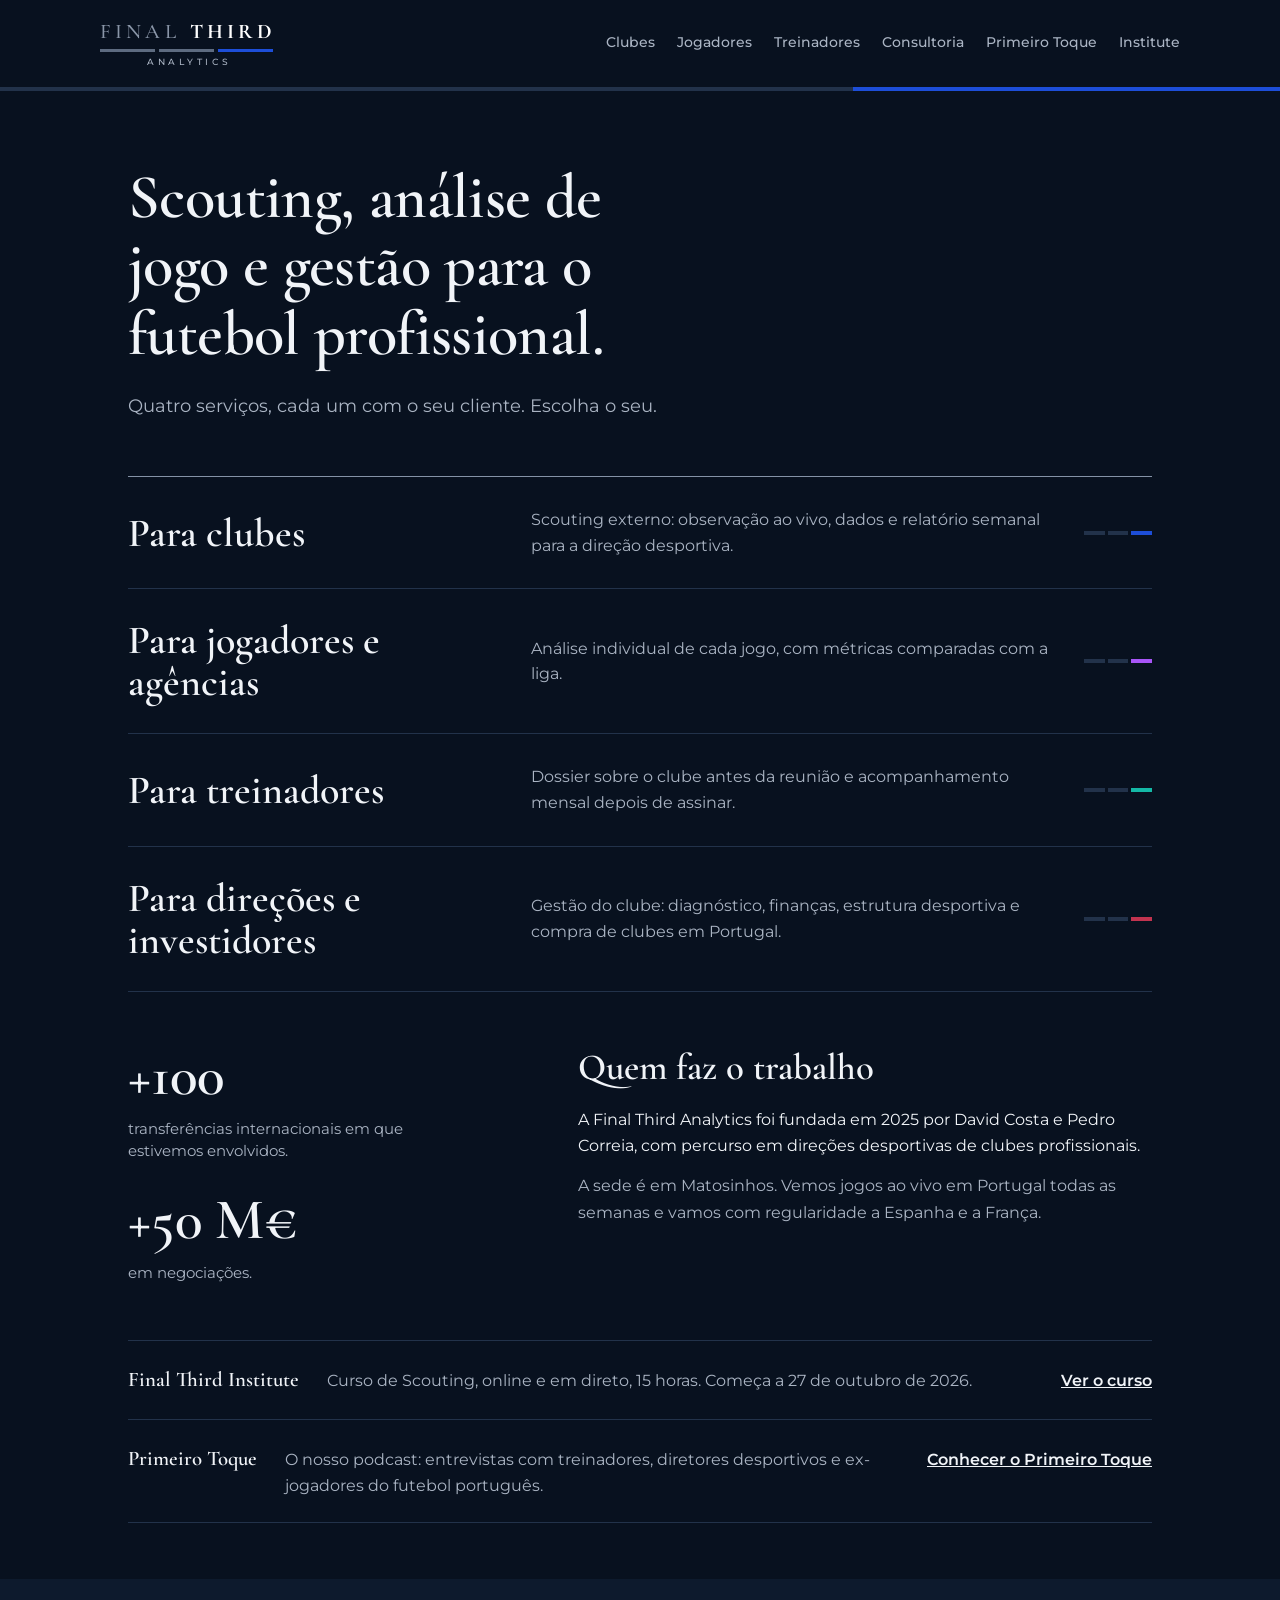
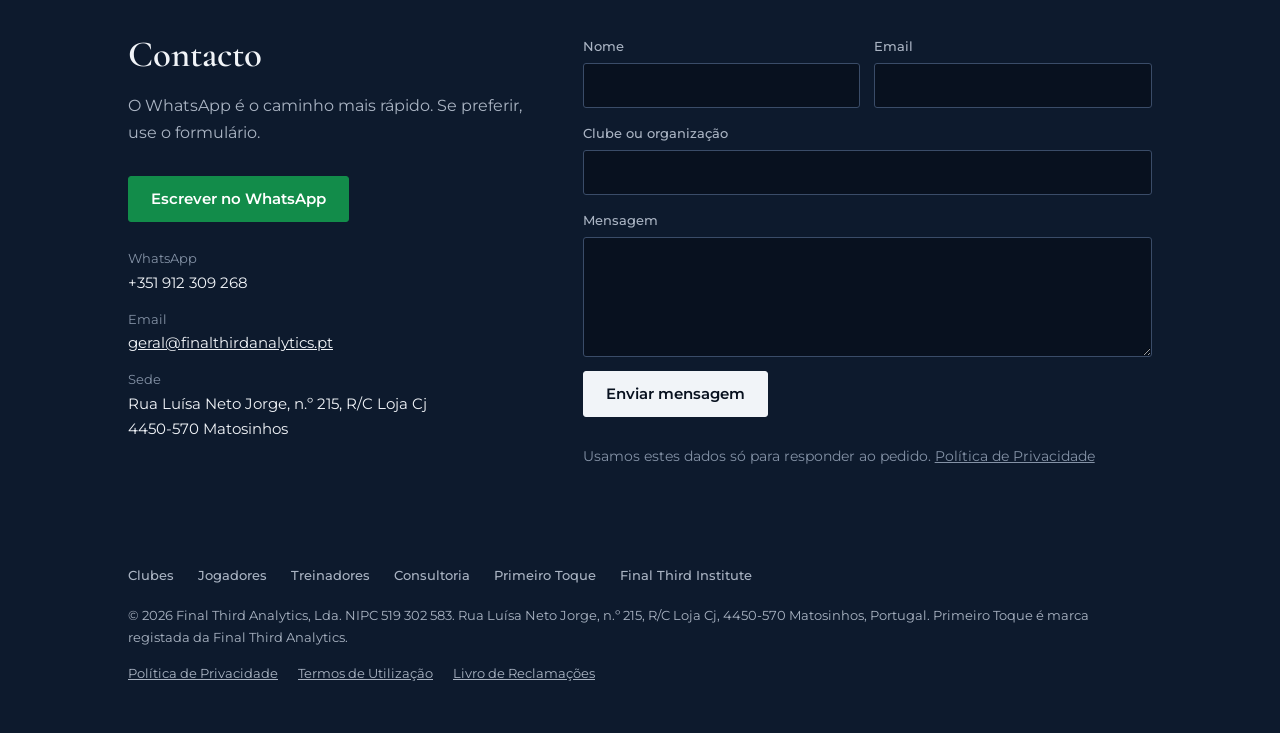
<file: index.html>
<!DOCTYPE html>
<html lang="pt-PT">
<head>
<meta charset="UTF-8">
<meta name="viewport" content="width=device-width, initial-scale=1">
<title>Final Third Analytics · Scouting, análise e consultoria de futebol</title>
<meta name="description" content="Scouting para clubes, análise de jogo para jogadores profissionais, apoio a treinadores e consultoria de gestão de clubes. Matosinhos, Portugal.">
<link rel="canonical" href="https://finalthirdanalytics.pt/">
<link rel="icon" type="image/png" href="/fta-icon.png">
<link rel="apple-touch-icon" href="/fta-icon.png">
<meta name="theme-color" content="#08111f">
<meta property="og:type" content="website">
<meta property="og:site_name" content="Final Third Analytics">
<meta property="og:title" content="Final Third Analytics · Scouting, análise e consultoria de futebol">
<meta property="og:description" content="Scouting para clubes, análise de jogo para jogadores profissionais, apoio a treinadores e consultoria de gestão de clubes. Matosinhos, Portugal.">
<meta property="og:url" content="https://finalthirdanalytics.pt/">
<meta property="og:image" content="https://finalthirdanalytics.pt/fta-icon.png">
<meta name="twitter:card" content="summary">
<link rel="preconnect" href="https://fonts.googleapis.com">
<link rel="preconnect" href="https://fonts.gstatic.com" crossorigin>
<link href="https://fonts.googleapis.com/css2?family=Cormorant+Garamond:wght@500;600;700&family=Montserrat:wght@400;500;600&display=swap" rel="stylesheet">
<link rel="stylesheet" href="/styles.css">
</head>
<body class="p-index">
<header>
  <div class="wrap top">
    <a class="logo" href="/" aria-label="Final Third Analytics — página inicial">
      <span class="logo-words"><span class="logo-final">FINAL</span><span class="logo-third">THIRD</span></span>
      <span class="logo-bars"><i></i><i></i><i></i></span>
      <span class="logo-sub">Analytics</span>
    </a>
    <nav class="nav" aria-label="Principal"><a href="/clubes">Clubes</a><a href="/jogadores">Jogadores</a><a href="/treinadores">Treinadores</a><a href="/consultoria">Consultoria</a><a href="/primeiro-toque">Primeiro Toque</a><a href="/institute">Institute</a></nav>
  </div>
  <div class="thirds" aria-hidden="true"><i></i><i></i><i></i></div>
</header>
<main>

<section class="hero">
  <div class="wrap">
    <h1>Scouting, análise de jogo e gestão para o futebol profissional.</h1>
    <p class="lead">Quatro serviços, cada um com o seu cliente. Escolha o seu.</p>
  </div>
</section>
<section>
  <div class="wrap">
    <div class="doors">
      <a class="door" href="/clubes" style="--d:#1d4ed8;--dk:#7da2ff">
        <span class="door-name">Para clubes</span>
        <span class="door-desc">Scouting externo: observação ao vivo, dados e relatório semanal para a direção desportiva.</span>
        <span class="door-bars" aria-hidden="true"><i></i><i></i><i></i></span>
      </a>
      <a class="door" href="/jogadores" style="--d:#a855f7;--dk:#c79bff">
        <span class="door-name">Para jogadores e agências</span>
        <span class="door-desc">Análise individual de cada jogo, com métricas comparadas com a liga.</span>
        <span class="door-bars" aria-hidden="true"><i></i><i></i><i></i></span>
      </a>
      <a class="door" href="/treinadores" style="--d:#14b8a6;--dk:#3dd6c4">
        <span class="door-name">Para treinadores</span>
        <span class="door-desc">Dossier sobre o clube antes da reunião e acompanhamento mensal depois de assinar.</span>
        <span class="door-bars" aria-hidden="true"><i></i><i></i><i></i></span>
      </a>
      <a class="door" href="/consultoria" style="--d:#c2334f;--dk:#ef8198">
        <span class="door-name">Para direções e investidores</span>
        <span class="door-desc">Gestão do clube: diagnóstico, finanças, estrutura desportiva e compra de clubes em Portugal.</span>
        <span class="door-bars" aria-hidden="true"><i></i><i></i><i></i></span>
      </a>
    </div>
  </div>
</section>

<section class="sec" style="border-top:0">
  <div class="wrap proof">
    <div class="proof-figs"><div class="proof-fig">+100<small>transferências internacionais em que estivemos envolvidos.</small></div><div class="proof-fig">+50 M€<small>em negociações.</small></div></div>
    <div>
      <h2>Quem faz o trabalho</h2>
      <p>A Final Third Analytics foi fundada em 2025 por David Costa e Pedro Correia, com percurso em direções desportivas de clubes profissionais.</p>
      <p class="muted">A sede é em Matosinhos. Vemos jogos ao vivo em Portugal todas as semanas e vamos com regularidade a Espanha e a França.</p>
    </div>
  </div>
</section>

<section class="sec" style="padding-top:0;border-top:0">
  <div class="wrap">
    <div class="out" id="institute">
      <b>Final Third Institute</b>
      <span>Curso de Scouting, online e em direto, 15 horas. Começa a 27 de outubro de 2026.</span>
      <a href="/institute">Ver o curso</a>
    </div>
    <div class="out" id="primeiro-toque">
      <b>Primeiro Toque</b>
      <span>O nosso podcast: entrevistas com treinadores, diretores desportivos e ex-jogadores do futebol português.</span>
      <a href="/primeiro-toque">Conhecer o Primeiro Toque</a>
    </div>
  </div>
</section>

<section class="sec wash" id="contacto">
  <div class="wrap contact">
    <div>
      <h2>Contacto</h2>
      <p class="muted">O WhatsApp é o caminho mais rápido. Se preferir, use o formulário.</p>
      <div class="actions"><a class="btn wa" href="https://wa.me/351912309268?text=Ol%C3%A1%2C%20venho%20do%20site%20da%20Final%20Third%20Analytics." rel="noopener">Escrever no WhatsApp</a></div>
      <dl>
        <dt>WhatsApp</dt><dd>+351 912 309 268</dd>
        <dt>Email</dt><dd><a href="mailto:geral@finalthirdanalytics.pt">geral@finalthirdanalytics.pt</a></dd>
        <dt>Sede</dt><dd>Rua Luísa Neto Jorge, n.º 215, R/C Loja Cj<br>4450-570 Matosinhos</dd>
      </dl>
    </div>
    <form class="f" name="contacto" method="POST" netlify netlify-honeypot="bot-field">
      <input type="hidden" name="form-name" value="contacto">
      <input type="hidden" name="sobre" value="Geral">
      <p class="hp"><label>Não preencher <input name="bot-field" tabindex="-1" autocomplete="off"></label></p>
      <label>Nome<input type="text" name="nome" autocomplete="name" required></label>
      <label>Email<input type="email" name="email" autocomplete="email" required></label>
      <label class="full">Clube ou organização<input type="text" name="organizacao" autocomplete="organization"></label>
      <label class="full">Mensagem<textarea name="mensagem"></textarea></label>
      <div class="full"><button class="btn" type="submit">Enviar mensagem</button></div>
      <p class="msg ok" role="status">Mensagem recebida. Respondemos por email.</p>
      <p class="msg err" role="alert">A mensagem não foi enviada. Tente outra vez ou escreva para geral@finalthirdanalytics.pt.</p>
      <p class="small full">Usamos estes dados só para responder ao pedido. <a href="/privacidade.html">Política de Privacidade</a></p>
    </form>
  </div>
</section>
</main>
<footer>
  <div class="wrap">
    <nav class="foot-nav" aria-label="Rodapé">
      <a href="/clubes">Clubes</a><a href="/jogadores">Jogadores</a><a href="/treinadores">Treinadores</a><a href="/consultoria">Consultoria</a>
      <a href="/primeiro-toque">Primeiro Toque</a><a href="/institute">Final Third Institute</a>
    </nav>
    <p>© 2026 Final Third Analytics, Lda. NIPC 519 302 583. Rua Luísa Neto Jorge, n.º 215, R/C Loja Cj, 4450-570 Matosinhos, Portugal. Primeiro Toque é marca registada da Final Third Analytics.</p>
    <div class="foot-legal">
      <a href="/privacidade.html">Política de Privacidade</a>
      <a href="/termos.html">Termos de Utilização</a>
      <a href="https://www.livroreclamacoes.pt/Inicio/" rel="noopener">Livro de Reclamações</a>
    </div>
  </div>
</footer>
<script src="/site.js" defer></script>
</body>
</html>
</file>
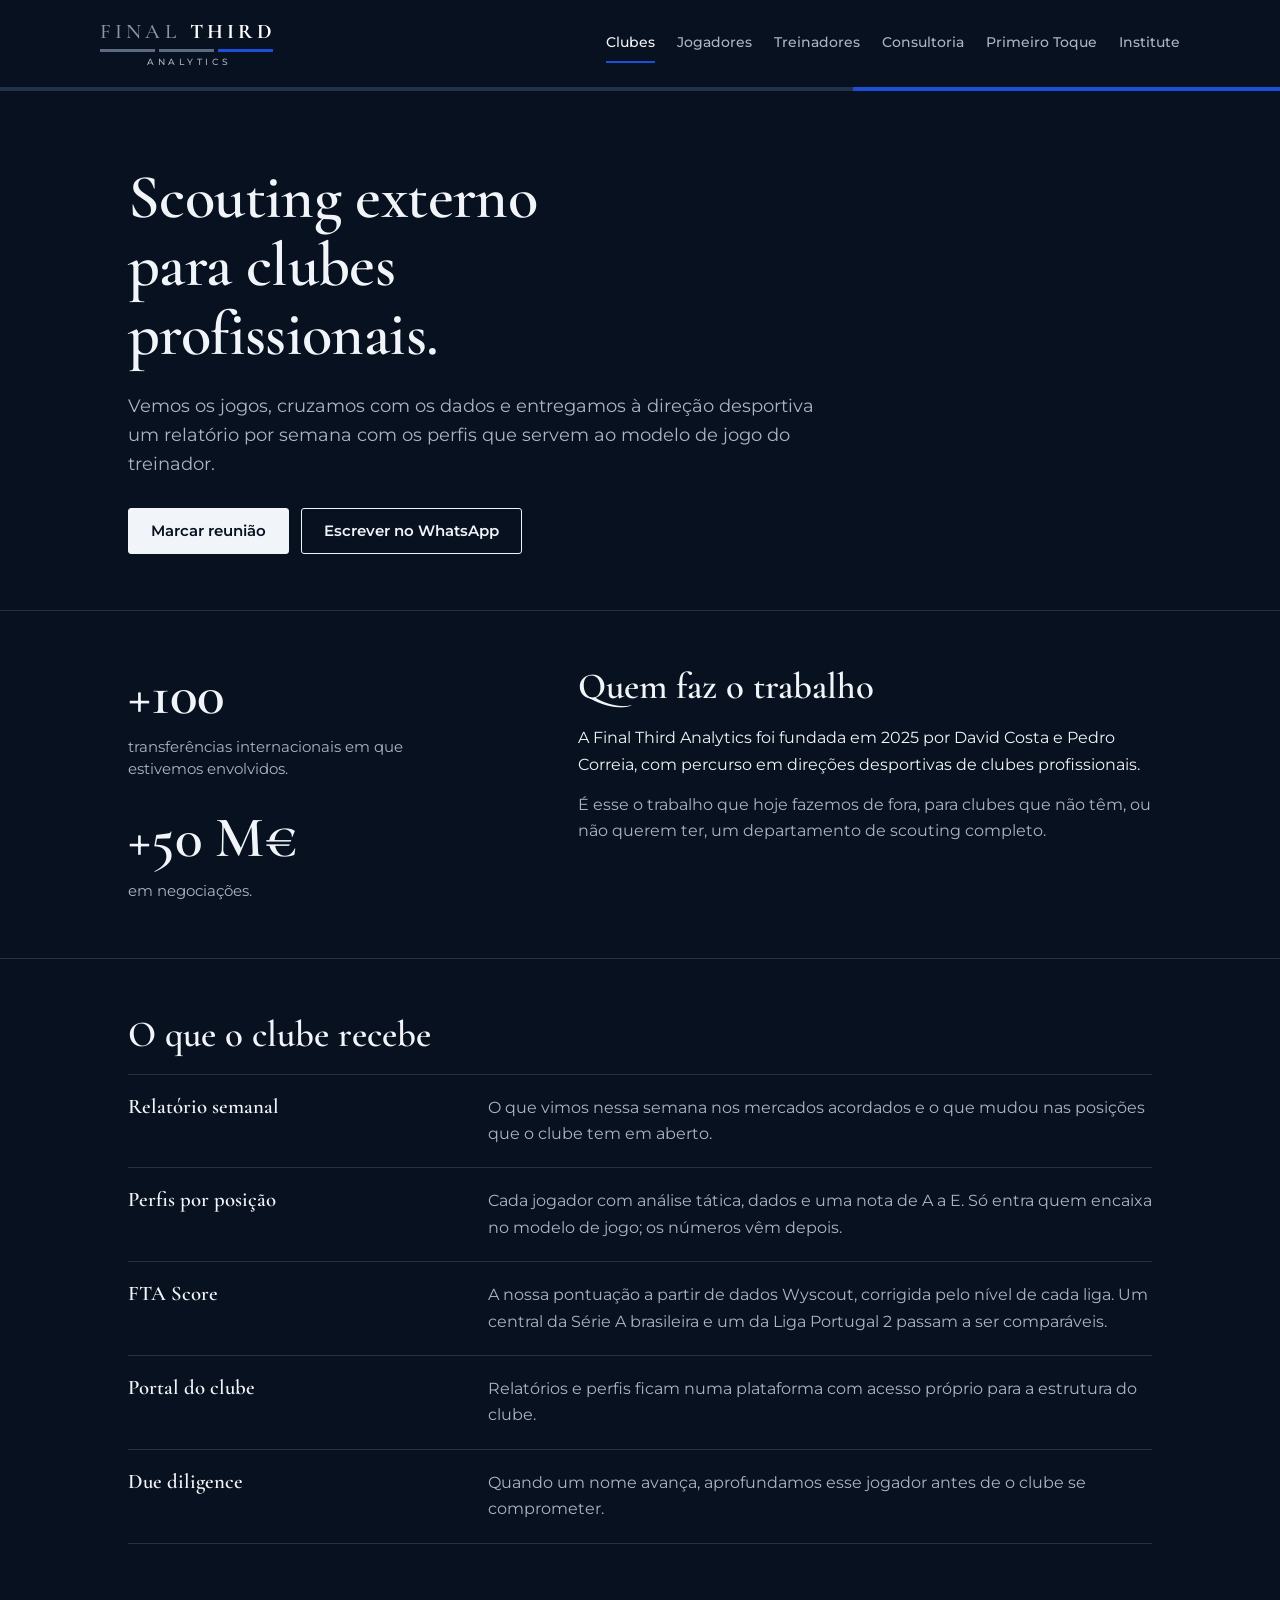
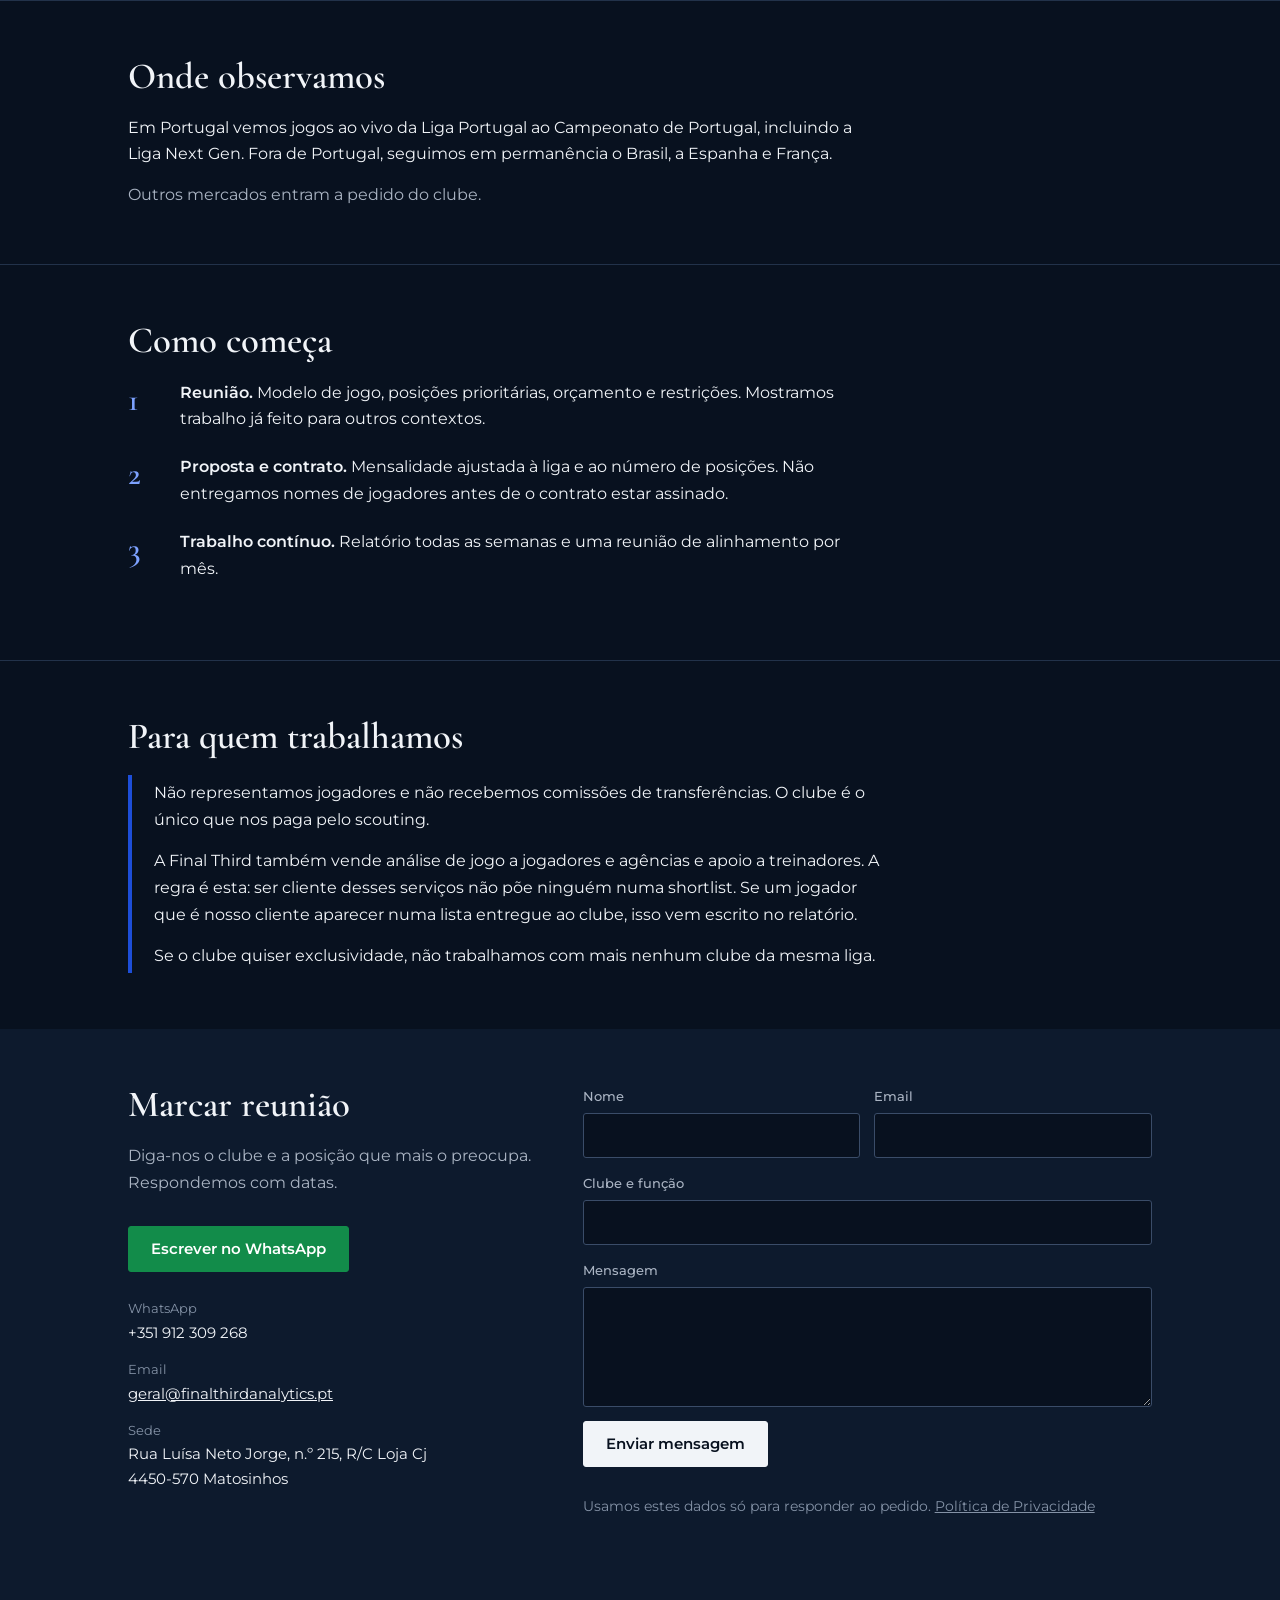
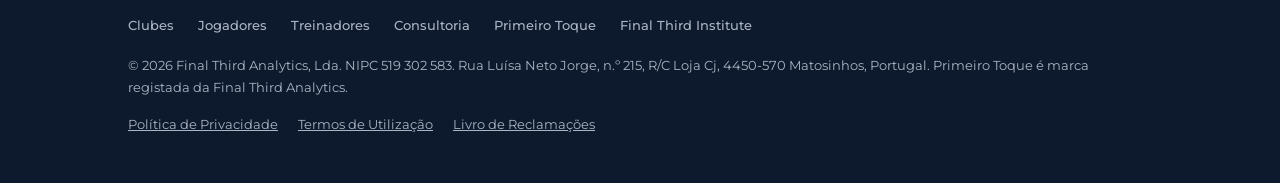
<file: clubes.html>
<!DOCTYPE html>
<html lang="pt-PT">
<head>
<meta charset="UTF-8">
<meta name="viewport" content="width=device-width, initial-scale=1">
<title>Scouting para clubes · Final Third Analytics</title>
<meta name="description" content="Scouting externo para clubes profissionais: observação ao vivo em Portugal, Espanha e França, dados Wyscout e relatório semanal. Sem agentes nem comissões.">
<link rel="canonical" href="https://finalthirdanalytics.pt/clubes">
<link rel="icon" type="image/png" href="/fta-icon.png">
<link rel="apple-touch-icon" href="/fta-icon.png">
<meta name="theme-color" content="#08111f">
<meta property="og:type" content="website">
<meta property="og:site_name" content="Final Third Analytics">
<meta property="og:title" content="Scouting para clubes · Final Third Analytics">
<meta property="og:description" content="Scouting externo para clubes profissionais: observação ao vivo em Portugal, Espanha e França, dados Wyscout e relatório semanal. Sem agentes nem comissões.">
<meta property="og:url" content="https://finalthirdanalytics.pt/clubes">
<meta property="og:image" content="https://finalthirdanalytics.pt/fta-icon.png">
<meta name="twitter:card" content="summary">
<link rel="preconnect" href="https://fonts.googleapis.com">
<link rel="preconnect" href="https://fonts.gstatic.com" crossorigin>
<link href="https://fonts.googleapis.com/css2?family=Cormorant+Garamond:wght@500;600;700&family=Montserrat:wght@400;500;600&display=swap" rel="stylesheet">
<link rel="stylesheet" href="/styles.css">
</head>
<body class="p-clubes">
<header>
  <div class="wrap top">
    <a class="logo" href="/" aria-label="Final Third Analytics — página inicial">
      <span class="logo-words"><span class="logo-final">FINAL</span><span class="logo-third">THIRD</span></span>
      <span class="logo-bars"><i></i><i></i><i></i></span>
      <span class="logo-sub">Analytics</span>
    </a>
    <nav class="nav" aria-label="Principal"><a href="/clubes" aria-current="page">Clubes</a><a href="/jogadores">Jogadores</a><a href="/treinadores">Treinadores</a><a href="/consultoria">Consultoria</a><a href="/primeiro-toque">Primeiro Toque</a><a href="/institute">Institute</a></nav>
  </div>
  <div class="thirds" aria-hidden="true"><i></i><i></i><i></i></div>
</header>
<main>

<section class="hero">
  <div class="wrap">
    <h1>Scouting externo para clubes profissionais.</h1>
    <p class="lead">Vemos os jogos, cruzamos com os dados e entregamos à direção desportiva um relatório por semana com os perfis que servem ao modelo de jogo do treinador.</p>
    <div class="actions">
      <a class="btn" href="#contacto">Marcar reunião</a>
      <a class="btn ghost" href="https://wa.me/351912309268?text=Ol%C3%A1%2C%20sou%20de%20um%20clube%20e%20quero%20falar%20sobre%20scouting." rel="noopener">Escrever no WhatsApp</a>
    </div>
  </div>
</section>

<section class="sec">
  <div class="wrap proof">
    <div class="proof-figs"><div class="proof-fig">+100<small>transferências internacionais em que estivemos envolvidos.</small></div><div class="proof-fig">+50 M€<small>em negociações.</small></div></div>
    <div>
      <h2>Quem faz o trabalho</h2>
      <p>A Final Third Analytics foi fundada em 2025 por David Costa e Pedro Correia, com percurso em direções desportivas de clubes profissionais.</p>
      <p class="muted">É esse o trabalho que hoje fazemos de fora, para clubes que não têm, ou não querem ter, um departamento de scouting completo.</p>
    </div>
  </div>
</section>

<section class="sec">
  <div class="wrap">
    <h2>O que o clube recebe</h2>
    <ul class="rows">
      <li><strong>Relatório semanal</strong><span>O que vimos nessa semana nos mercados acordados e o que mudou nas posições que o clube tem em aberto.</span></li>
      <li><strong>Perfis por posição</strong><span>Cada jogador com análise tática, dados e uma nota de A a E. Só entra quem encaixa no modelo de jogo; os números vêm depois.</span></li>
      <li><strong>FTA Score</strong><span>A nossa pontuação a partir de dados Wyscout, corrigida pelo nível de cada liga. Um central da Série A brasileira e um da Liga Portugal 2 passam a ser comparáveis.</span></li>
      <li><strong>Portal do clube</strong><span>Relatórios e perfis ficam numa plataforma com acesso próprio para a estrutura do clube.</span></li>
      <li><strong>Due diligence</strong><span>Quando um nome avança, aprofundamos esse jogador antes de o clube se comprometer.</span></li>
    </ul>
  </div>
</section>
<section class="sec">
  <div class="wrap">
    <h2>Onde observamos</h2>
    <p>Em Portugal vemos jogos ao vivo da Liga Portugal ao Campeonato de Portugal, incluindo a Liga Next Gen. Fora de Portugal, seguimos em permanência o Brasil, a Espanha e França.</p>
    <p class="muted">Outros mercados entram a pedido do clube.</p>
  </div>
</section>
<section class="sec">
  <div class="wrap">
    <h2>Como começa</h2>
    <ol class="steps">
      <li><b>Reunião.</b> Modelo de jogo, posições prioritárias, orçamento e restrições. Mostramos trabalho já feito para outros contextos.</li>
      <li><b>Proposta e contrato.</b> Mensalidade ajustada à liga e ao número de posições. Não entregamos nomes de jogadores antes de o contrato estar assinado.</li>
      <li><b>Trabalho contínuo.</b> Relatório todas as semanas e uma reunião de alinhamento por mês.</li>
    </ol>
  </div>
</section>
<section class="sec">
  <div class="wrap">
    <h2>Para quem trabalhamos</h2>
    <div class="rule">
      <p>Não representamos jogadores e não recebemos comissões de transferências. O clube é o único que nos paga pelo scouting.</p>
      <p>A Final Third também vende análise de jogo a jogadores e agências e apoio a treinadores. A regra é esta: ser cliente desses serviços não põe ninguém numa shortlist. Se um jogador que é nosso cliente aparecer numa lista entregue ao clube, isso vem escrito no relatório.</p>
      <p>Se o clube quiser exclusividade, não trabalhamos com mais nenhum clube da mesma liga.</p>
    </div>
  </div>
</section>

<section class="sec wash" id="contacto">
  <div class="wrap contact">
    <div>
      <h2>Marcar reunião</h2>
      <p class="muted">Diga-nos o clube e a posição que mais o preocupa. Respondemos com datas.</p>
      <div class="actions"><a class="btn wa" href="https://wa.me/351912309268?text=Ol%C3%A1%2C%20sou%20de%20um%20clube%20e%20quero%20falar%20sobre%20scouting." rel="noopener">Escrever no WhatsApp</a></div>
      <dl>
        <dt>WhatsApp</dt><dd>+351 912 309 268</dd>
        <dt>Email</dt><dd><a href="mailto:geral@finalthirdanalytics.pt">geral@finalthirdanalytics.pt</a></dd>
        <dt>Sede</dt><dd>Rua Luísa Neto Jorge, n.º 215, R/C Loja Cj<br>4450-570 Matosinhos</dd>
      </dl>
    </div>
    <form class="f" name="contacto" method="POST" netlify netlify-honeypot="bot-field">
      <input type="hidden" name="form-name" value="contacto">
      <input type="hidden" name="sobre" value="Final Third Analytics">
      <p class="hp"><label>Não preencher <input name="bot-field" tabindex="-1" autocomplete="off"></label></p>
      <label>Nome<input type="text" name="nome" autocomplete="name" required></label>
      <label>Email<input type="email" name="email" autocomplete="email" required></label>
      <label class="full">Clube e função<input type="text" name="organizacao" autocomplete="organization"></label>
      <label class="full">Mensagem<textarea name="mensagem"></textarea></label>
      <div class="full"><button class="btn" type="submit">Enviar mensagem</button></div>
      <p class="msg ok" role="status">Mensagem recebida. Respondemos por email.</p>
      <p class="msg err" role="alert">A mensagem não foi enviada. Tente outra vez ou escreva para geral@finalthirdanalytics.pt.</p>
      <p class="small full">Usamos estes dados só para responder ao pedido. <a href="/privacidade.html">Política de Privacidade</a></p>
    </form>
  </div>
</section>
</main>
<footer>
  <div class="wrap">
    <nav class="foot-nav" aria-label="Rodapé">
      <a href="/clubes">Clubes</a><a href="/jogadores">Jogadores</a><a href="/treinadores">Treinadores</a><a href="/consultoria">Consultoria</a>
      <a href="/primeiro-toque">Primeiro Toque</a><a href="/institute">Final Third Institute</a>
    </nav>
    <p>© 2026 Final Third Analytics, Lda. NIPC 519 302 583. Rua Luísa Neto Jorge, n.º 215, R/C Loja Cj, 4450-570 Matosinhos, Portugal. Primeiro Toque é marca registada da Final Third Analytics.</p>
    <div class="foot-legal">
      <a href="/privacidade.html">Política de Privacidade</a>
      <a href="/termos.html">Termos de Utilização</a>
      <a href="https://www.livroreclamacoes.pt/Inicio/" rel="noopener">Livro de Reclamações</a>
    </div>
  </div>
</footer>
<script src="/site.js" defer></script>
</body>
</html>
</file>
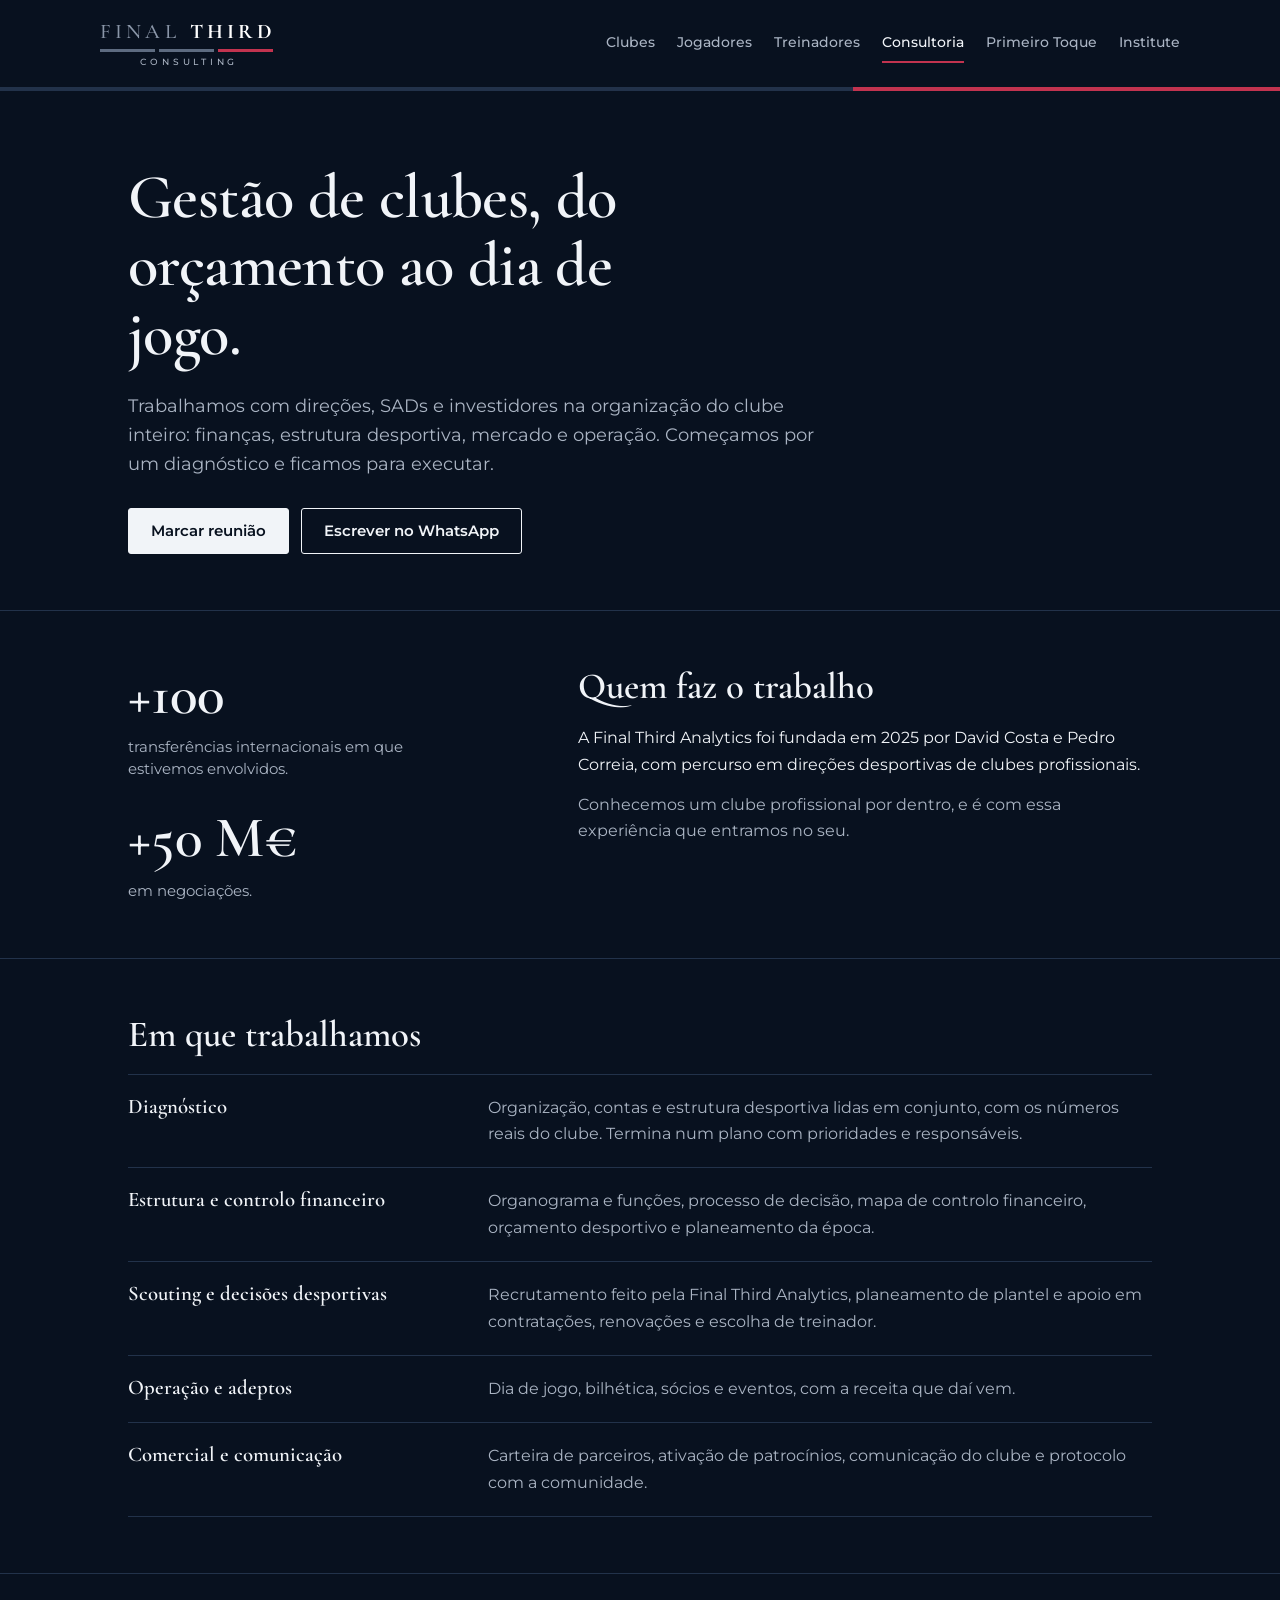
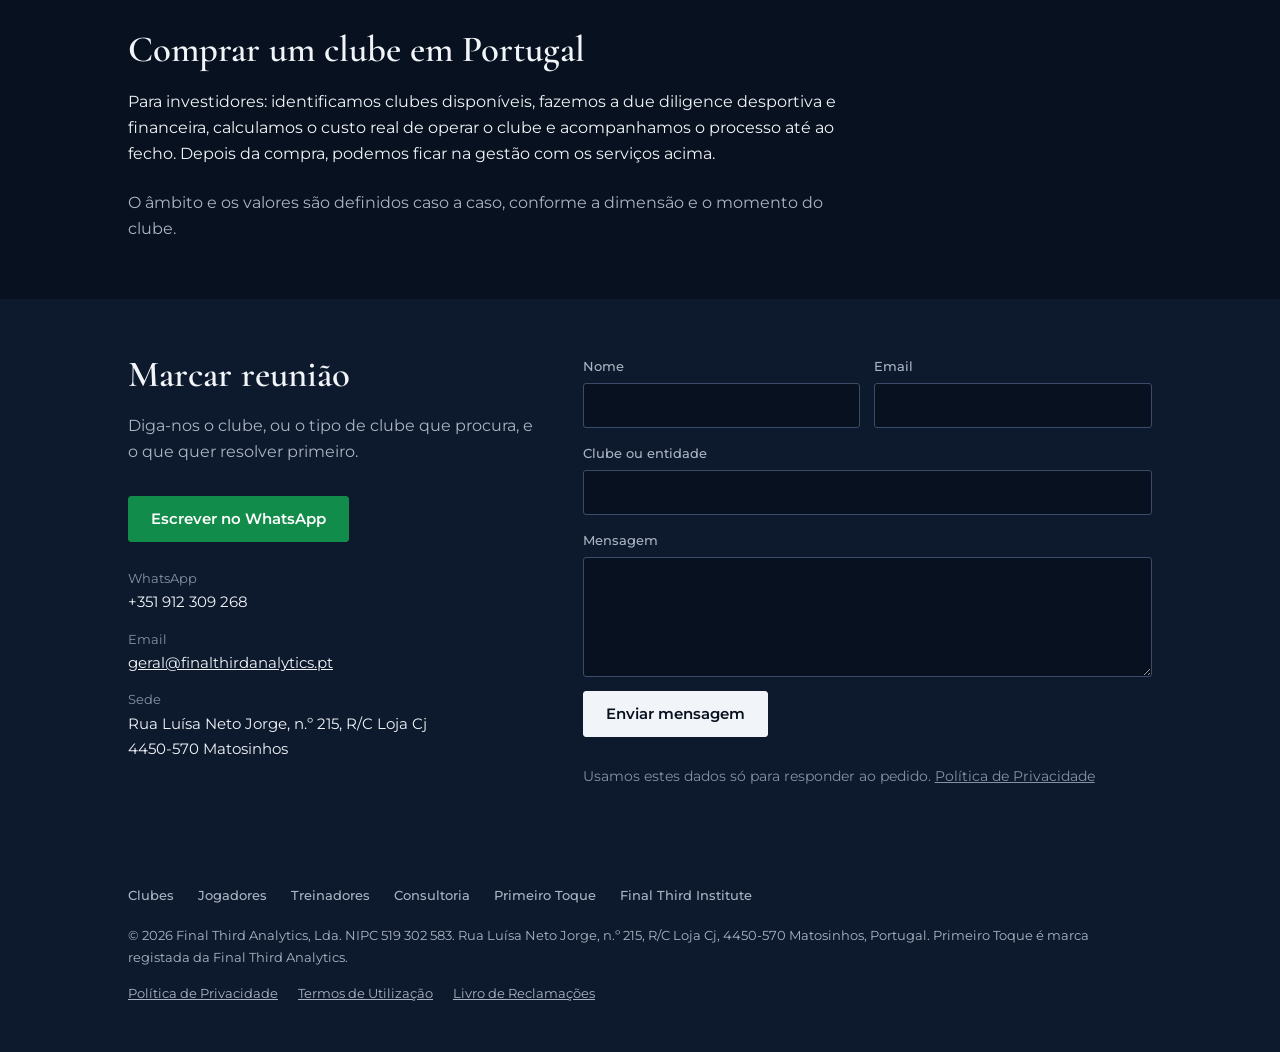
<file: consultoria.html>
<!DOCTYPE html>
<html lang="pt-PT">
<head>
<meta charset="UTF-8">
<meta name="viewport" content="width=device-width, initial-scale=1">
<title>Consultoria de gestão de clubes · Final Third Consulting</title>
<meta name="description" content="Consultoria para direções, SADs e investidores: diagnóstico do clube, controlo financeiro, estrutura desportiva, operação e aquisição de clubes em Portugal.">
<link rel="canonical" href="https://finalthirdanalytics.pt/consultoria">
<link rel="icon" type="image/png" href="/fta-icon.png">
<link rel="apple-touch-icon" href="/fta-icon.png">
<meta name="theme-color" content="#08111f">
<meta property="og:type" content="website">
<meta property="og:site_name" content="Final Third Analytics">
<meta property="og:title" content="Consultoria de gestão de clubes · Final Third Consulting">
<meta property="og:description" content="Consultoria para direções, SADs e investidores: diagnóstico do clube, controlo financeiro, estrutura desportiva, operação e aquisição de clubes em Portugal.">
<meta property="og:url" content="https://finalthirdanalytics.pt/consultoria">
<meta property="og:image" content="https://finalthirdanalytics.pt/fta-icon.png">
<meta name="twitter:card" content="summary">
<link rel="preconnect" href="https://fonts.googleapis.com">
<link rel="preconnect" href="https://fonts.gstatic.com" crossorigin>
<link href="https://fonts.googleapis.com/css2?family=Cormorant+Garamond:wght@500;600;700&family=Montserrat:wght@400;500;600&display=swap" rel="stylesheet">
<link rel="stylesheet" href="/styles.css">
</head>
<body class="p-consultoria">
<header>
  <div class="wrap top">
    <a class="logo" href="/" aria-label="Final Third Consulting — página inicial">
      <span class="logo-words"><span class="logo-final">FINAL</span><span class="logo-third">THIRD</span></span>
      <span class="logo-bars"><i></i><i></i><i></i></span>
      <span class="logo-sub">Consulting</span>
    </a>
    <nav class="nav" aria-label="Principal"><a href="/clubes">Clubes</a><a href="/jogadores">Jogadores</a><a href="/treinadores">Treinadores</a><a href="/consultoria" aria-current="page">Consultoria</a><a href="/primeiro-toque">Primeiro Toque</a><a href="/institute">Institute</a></nav>
  </div>
  <div class="thirds" aria-hidden="true"><i></i><i></i><i></i></div>
</header>
<main>

<section class="hero">
  <div class="wrap">
    <h1>Gestão de clubes, do orçamento ao dia de jogo.</h1>
    <p class="lead">Trabalhamos com direções, SADs e investidores na organização do clube inteiro: finanças, estrutura desportiva, mercado e operação. Começamos por um diagnóstico e ficamos para executar.</p>
    <div class="actions">
      <a class="btn" href="#contacto">Marcar reunião</a>
      <a class="btn ghost" href="https://wa.me/351912309268?text=Ol%C3%A1%2C%20quero%20falar%20sobre%20consultoria%20para%20um%20clube." rel="noopener">Escrever no WhatsApp</a>
    </div>
  </div>
</section>

<section class="sec">
  <div class="wrap proof">
    <div class="proof-figs"><div class="proof-fig">+100<small>transferências internacionais em que estivemos envolvidos.</small></div><div class="proof-fig">+50 M€<small>em negociações.</small></div></div>
    <div>
      <h2>Quem faz o trabalho</h2>
      <p>A Final Third Analytics foi fundada em 2025 por David Costa e Pedro Correia, com percurso em direções desportivas de clubes profissionais.</p>
      <p class="muted">Conhecemos um clube profissional por dentro, e é com essa experiência que entramos no seu.</p>
    </div>
  </div>
</section>

<section class="sec">
  <div class="wrap">
    <h2>Em que trabalhamos</h2>
    <ul class="rows">
      <li><strong>Diagnóstico</strong><span>Organização, contas e estrutura desportiva lidas em conjunto, com os números reais do clube. Termina num plano com prioridades e responsáveis.</span></li>
      <li><strong>Estrutura e controlo financeiro</strong><span>Organograma e funções, processo de decisão, mapa de controlo financeiro, orçamento desportivo e planeamento da época.</span></li>
      <li><strong>Scouting e decisões desportivas</strong><span>Recrutamento feito pela Final Third Analytics, planeamento de plantel e apoio em contratações, renovações e escolha de treinador.</span></li>
      <li><strong>Operação e adeptos</strong><span>Dia de jogo, bilhética, sócios e eventos, com a receita que daí vem.</span></li>
      <li><strong>Comercial e comunicação</strong><span>Carteira de parceiros, ativação de patrocínios, comunicação do clube e protocolo com a comunidade.</span></li>
    </ul>
  </div>
</section>
<section class="sec">
  <div class="wrap">
    <h2>Comprar um clube em Portugal</h2>
    <p>Para investidores: identificamos clubes disponíveis, fazemos a due diligence desportiva e financeira, calculamos o custo real de operar o clube e acompanhamos o processo até ao fecho. Depois da compra, podemos ficar na gestão com os serviços acima.</p>
    <p class="muted" style="margin-top:22px">O âmbito e os valores são definidos caso a caso, conforme a dimensão e o momento do clube.</p>
  </div>
</section>

<section class="sec wash" id="contacto">
  <div class="wrap contact">
    <div>
      <h2>Marcar reunião</h2>
      <p class="muted">Diga-nos o clube, ou o tipo de clube que procura, e o que quer resolver primeiro.</p>
      <div class="actions"><a class="btn wa" href="https://wa.me/351912309268?text=Ol%C3%A1%2C%20quero%20falar%20sobre%20consultoria%20para%20um%20clube." rel="noopener">Escrever no WhatsApp</a></div>
      <dl>
        <dt>WhatsApp</dt><dd>+351 912 309 268</dd>
        <dt>Email</dt><dd><a href="mailto:geral@finalthirdanalytics.pt">geral@finalthirdanalytics.pt</a></dd>
        <dt>Sede</dt><dd>Rua Luísa Neto Jorge, n.º 215, R/C Loja Cj<br>4450-570 Matosinhos</dd>
      </dl>
    </div>
    <form class="f" name="contacto" method="POST" netlify netlify-honeypot="bot-field">
      <input type="hidden" name="form-name" value="contacto">
      <input type="hidden" name="sobre" value="Final Third Consulting">
      <p class="hp"><label>Não preencher <input name="bot-field" tabindex="-1" autocomplete="off"></label></p>
      <label>Nome<input type="text" name="nome" autocomplete="name" required></label>
      <label>Email<input type="email" name="email" autocomplete="email" required></label>
      <label class="full">Clube ou entidade<input type="text" name="organizacao" autocomplete="organization"></label>
      <label class="full">Mensagem<textarea name="mensagem"></textarea></label>
      <div class="full"><button class="btn" type="submit">Enviar mensagem</button></div>
      <p class="msg ok" role="status">Mensagem recebida. Respondemos por email.</p>
      <p class="msg err" role="alert">A mensagem não foi enviada. Tente outra vez ou escreva para geral@finalthirdanalytics.pt.</p>
      <p class="small full">Usamos estes dados só para responder ao pedido. <a href="/privacidade.html">Política de Privacidade</a></p>
    </form>
  </div>
</section>
</main>
<footer>
  <div class="wrap">
    <nav class="foot-nav" aria-label="Rodapé">
      <a href="/clubes">Clubes</a><a href="/jogadores">Jogadores</a><a href="/treinadores">Treinadores</a><a href="/consultoria">Consultoria</a>
      <a href="/primeiro-toque">Primeiro Toque</a><a href="/institute">Final Third Institute</a>
    </nav>
    <p>© 2026 Final Third Analytics, Lda. NIPC 519 302 583. Rua Luísa Neto Jorge, n.º 215, R/C Loja Cj, 4450-570 Matosinhos, Portugal. Primeiro Toque é marca registada da Final Third Analytics.</p>
    <div class="foot-legal">
      <a href="/privacidade.html">Política de Privacidade</a>
      <a href="/termos.html">Termos de Utilização</a>
      <a href="https://www.livroreclamacoes.pt/Inicio/" rel="noopener">Livro de Reclamações</a>
    </div>
  </div>
</footer>
<script src="/site.js" defer></script>
</body>
</html>
</file>
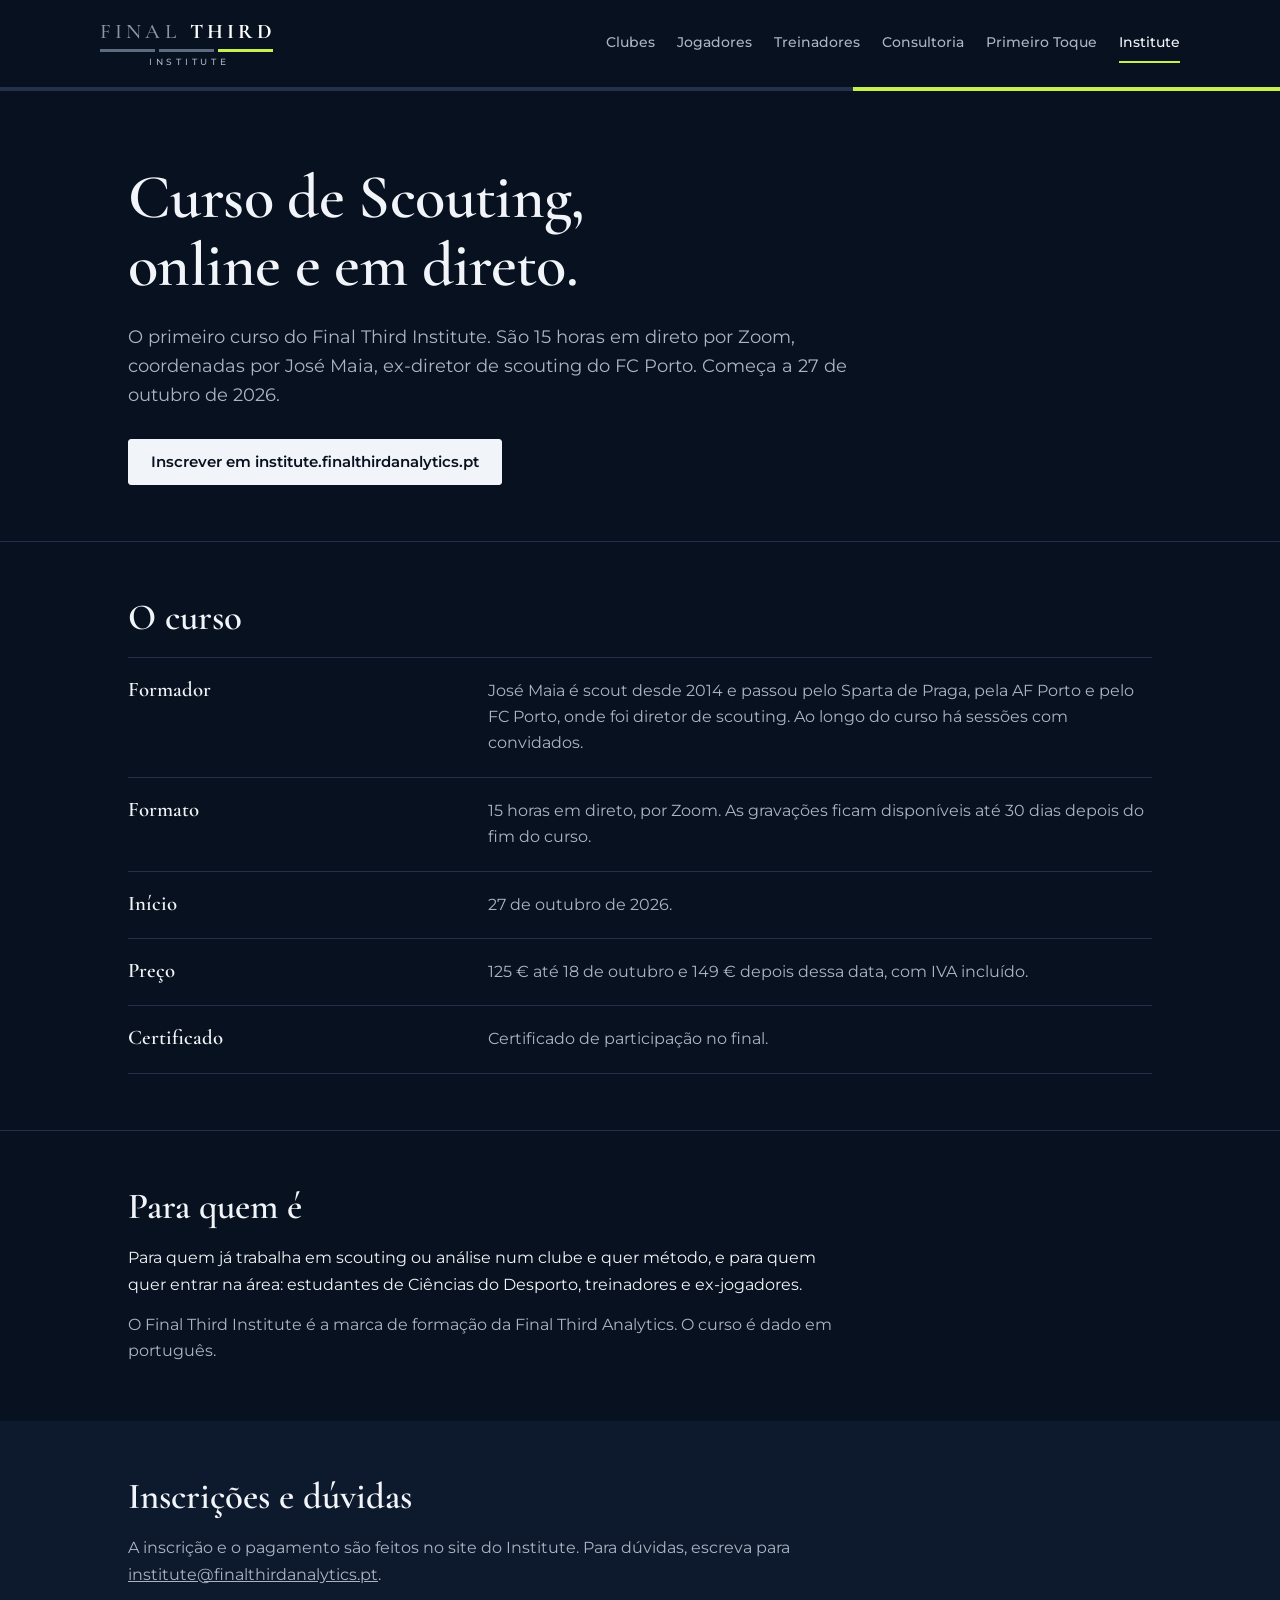
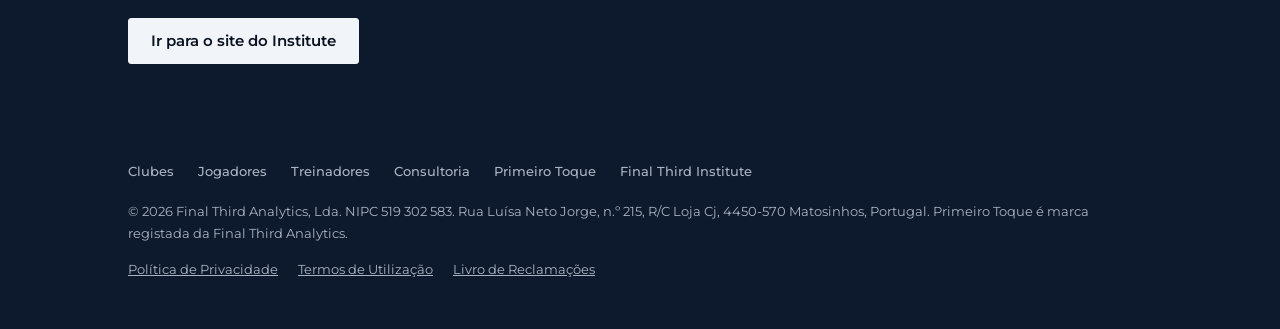
<file: institute.html>
<!DOCTYPE html>
<html lang="pt-PT">
<head>
<meta charset="UTF-8">
<meta name="viewport" content="width=device-width, initial-scale=1">
<title>Final Third Institute · Curso de Scouting online</title>
<meta name="description" content="Final Third Institute: Curso de Scouting online e em direto, 15 horas, coordenado por José Maia. Começa a 27 de outubro de 2026.">
<link rel="canonical" href="https://finalthirdanalytics.pt/institute">
<link rel="icon" type="image/png" href="/fta-icon.png">
<link rel="apple-touch-icon" href="/fta-icon.png">
<meta name="theme-color" content="#08111f">
<meta property="og:type" content="website">
<meta property="og:site_name" content="Final Third Analytics">
<meta property="og:title" content="Final Third Institute · Curso de Scouting online">
<meta property="og:description" content="Final Third Institute: Curso de Scouting online e em direto, 15 horas, coordenado por José Maia. Começa a 27 de outubro de 2026.">
<meta property="og:url" content="https://finalthirdanalytics.pt/institute">
<meta property="og:image" content="https://finalthirdanalytics.pt/fta-icon.png">
<meta name="twitter:card" content="summary">
<link rel="preconnect" href="https://fonts.googleapis.com">
<link rel="preconnect" href="https://fonts.gstatic.com" crossorigin>
<link href="https://fonts.googleapis.com/css2?family=Cormorant+Garamond:wght@500;600;700&family=Montserrat:wght@400;500;600&display=swap" rel="stylesheet">
<link rel="stylesheet" href="/styles.css">
</head>
<body class="p-institute">
<header>
  <div class="wrap top">
    <a class="logo" href="/" aria-label="Final Third Institute — página inicial">
      <span class="logo-words"><span class="logo-final">FINAL</span><span class="logo-third">THIRD</span></span>
      <span class="logo-bars"><i></i><i></i><i></i></span>
      <span class="logo-sub">Institute</span>
    </a>
    <nav class="nav" aria-label="Principal"><a href="/clubes">Clubes</a><a href="/jogadores">Jogadores</a><a href="/treinadores">Treinadores</a><a href="/consultoria">Consultoria</a><a href="/primeiro-toque">Primeiro Toque</a><a href="/institute" aria-current="page">Institute</a></nav>
  </div>
  <div class="thirds" aria-hidden="true"><i></i><i></i><i></i></div>
</header>
<main>

<section class="hero">
  <div class="wrap">
    <h1>Curso de Scouting, online e em direto.</h1>
    <p class="lead">O primeiro curso do Final Third Institute. São 15 horas em direto por Zoom, coordenadas por José Maia, ex-diretor de scouting do FC Porto. Começa a 27 de outubro de 2026.</p>
    <div class="actions">
      <a class="btn" href="https://institute.finalthirdanalytics.pt" rel="noopener">Inscrever em institute.finalthirdanalytics.pt</a>
    </div>
  </div>
</section>
<section class="sec">
  <div class="wrap">
    <h2>O curso</h2>
    <ul class="rows">
      <li><strong>Formador</strong><span>José Maia é scout desde 2014 e passou pelo Sparta de Praga, pela AF Porto e pelo FC Porto, onde foi diretor de scouting. Ao longo do curso há sessões com convidados.</span></li>
      <li><strong>Formato</strong><span>15 horas em direto, por Zoom. As gravações ficam disponíveis até 30 dias depois do fim do curso.</span></li>
      <li><strong>Início</strong><span>27 de outubro de 2026.</span></li>
      <li><strong>Preço</strong><span>125 € até 18 de outubro e 149 € depois dessa data, com IVA incluído.</span></li>
      <li><strong>Certificado</strong><span>Certificado de participação no final.</span></li>
    </ul>
  </div>
</section>
<section class="sec">
  <div class="wrap">
    <h2>Para quem é</h2>
    <p>Para quem já trabalha em scouting ou análise num clube e quer método, e para quem quer entrar na área: estudantes de Ciências do Desporto, treinadores e ex-jogadores.</p>
    <p class="muted">O Final Third Institute é a marca de formação da Final Third Analytics. O curso é dado em português.</p>
  </div>
</section>
<section class="sec wash" id="contacto">
  <div class="wrap">
    <h2>Inscrições e dúvidas</h2>
    <p class="muted">A inscrição e o pagamento são feitos no site do Institute. Para dúvidas, escreva para <a href="mailto:institute@finalthirdanalytics.pt">institute@finalthirdanalytics.pt</a>.</p>
    <div class="actions"><a class="btn" href="https://institute.finalthirdanalytics.pt" rel="noopener">Ir para o site do Institute</a></div>
  </div>
</section>
</main>
<footer>
  <div class="wrap">
    <nav class="foot-nav" aria-label="Rodapé">
      <a href="/clubes">Clubes</a><a href="/jogadores">Jogadores</a><a href="/treinadores">Treinadores</a><a href="/consultoria">Consultoria</a>
      <a href="/primeiro-toque">Primeiro Toque</a><a href="/institute">Final Third Institute</a>
    </nav>
    <p>© 2026 Final Third Analytics, Lda. NIPC 519 302 583. Rua Luísa Neto Jorge, n.º 215, R/C Loja Cj, 4450-570 Matosinhos, Portugal. Primeiro Toque é marca registada da Final Third Analytics.</p>
    <div class="foot-legal">
      <a href="/privacidade.html">Política de Privacidade</a>
      <a href="/termos.html">Termos de Utilização</a>
      <a href="https://www.livroreclamacoes.pt/Inicio/" rel="noopener">Livro de Reclamações</a>
    </div>
  </div>
</footer>
<script src="/site.js" defer></script>
</body>
</html>
</file>
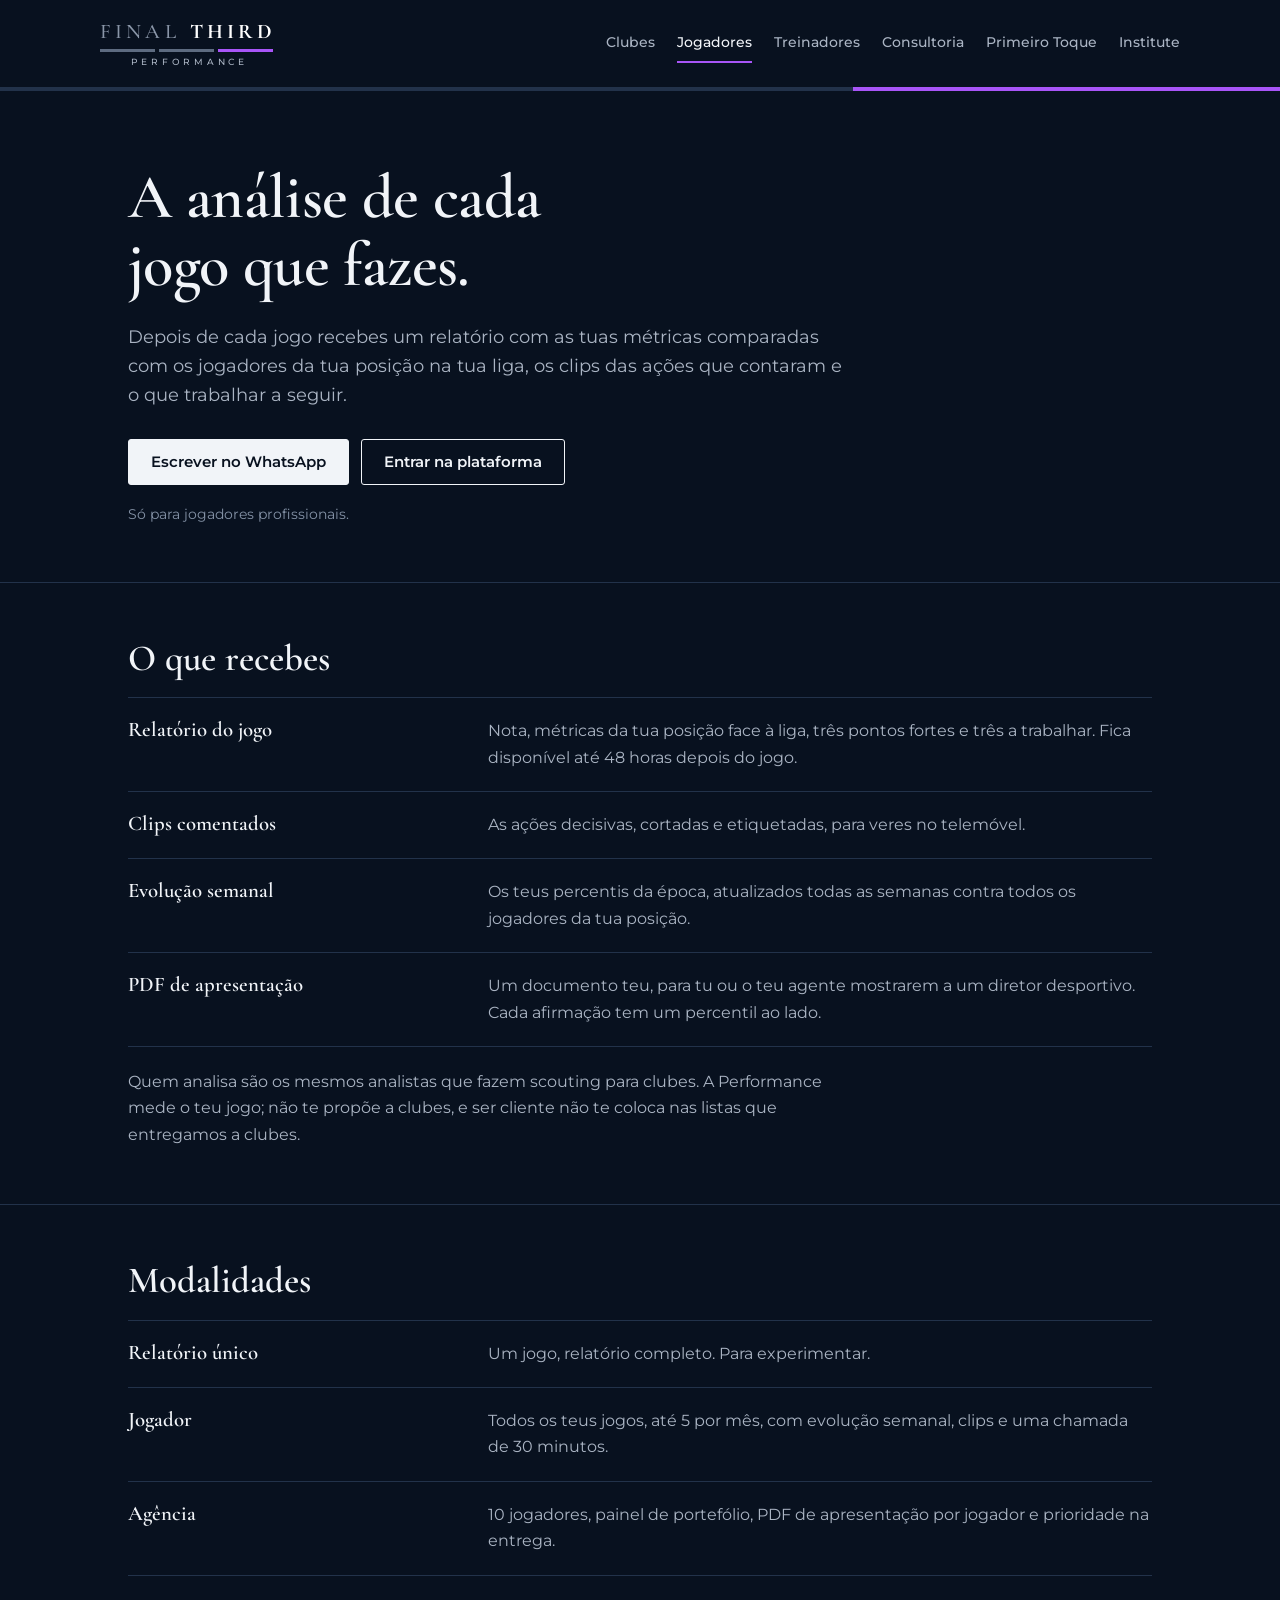
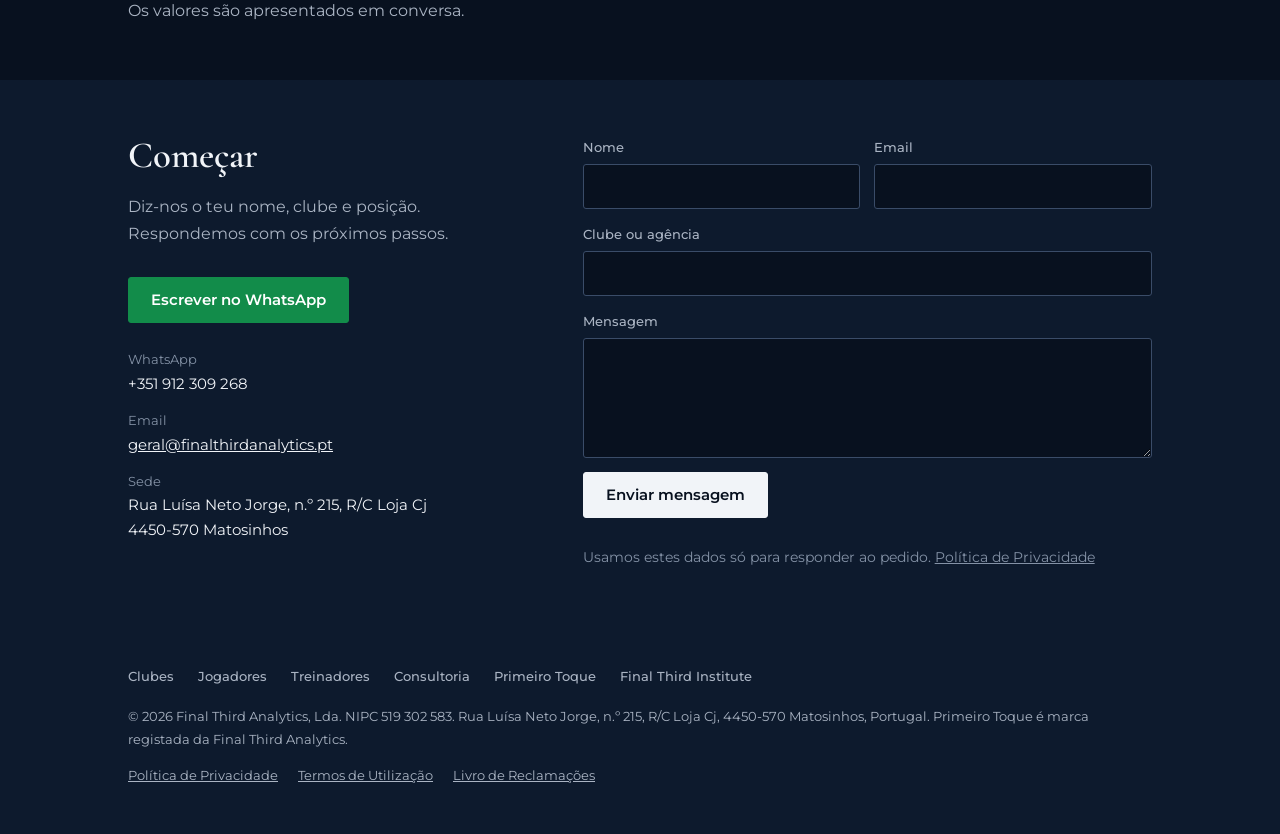
<file: jogadores.html>
<!DOCTYPE html>
<html lang="pt-PT">
<head>
<meta charset="UTF-8">
<meta name="viewport" content="width=device-width, initial-scale=1">
<title>Análise de jogo para jogadores profissionais · Final Third Performance</title>
<meta name="description" content="Análise individual de cada jogo para jogadores profissionais e agências: métricas com percentis da liga, clips comentados e PDF de apresentação.">
<link rel="canonical" href="https://finalthirdanalytics.pt/jogadores">
<link rel="icon" type="image/png" href="/fta-icon.png">
<link rel="apple-touch-icon" href="/fta-icon.png">
<meta name="theme-color" content="#08111f">
<meta property="og:type" content="website">
<meta property="og:site_name" content="Final Third Analytics">
<meta property="og:title" content="Análise de jogo para jogadores profissionais · Final Third Performance">
<meta property="og:description" content="Análise individual de cada jogo para jogadores profissionais e agências: métricas com percentis da liga, clips comentados e PDF de apresentação.">
<meta property="og:url" content="https://finalthirdanalytics.pt/jogadores">
<meta property="og:image" content="https://finalthirdanalytics.pt/fta-icon.png">
<meta name="twitter:card" content="summary">
<link rel="preconnect" href="https://fonts.googleapis.com">
<link rel="preconnect" href="https://fonts.gstatic.com" crossorigin>
<link href="https://fonts.googleapis.com/css2?family=Cormorant+Garamond:wght@500;600;700&family=Montserrat:wght@400;500;600&display=swap" rel="stylesheet">
<link rel="stylesheet" href="/styles.css">
</head>
<body class="p-jogadores">
<header>
  <div class="wrap top">
    <a class="logo" href="/" aria-label="Final Third Performance — página inicial">
      <span class="logo-words"><span class="logo-final">FINAL</span><span class="logo-third">THIRD</span></span>
      <span class="logo-bars"><i></i><i></i><i></i></span>
      <span class="logo-sub">Performance</span>
    </a>
    <nav class="nav" aria-label="Principal"><a href="/clubes">Clubes</a><a href="/jogadores" aria-current="page">Jogadores</a><a href="/treinadores">Treinadores</a><a href="/consultoria">Consultoria</a><a href="/primeiro-toque">Primeiro Toque</a><a href="/institute">Institute</a></nav>
  </div>
  <div class="thirds" aria-hidden="true"><i></i><i></i><i></i></div>
</header>
<main>

<section class="hero">
  <div class="wrap">
    <h1>A análise de cada jogo que fazes.</h1>
    <p class="lead">Depois de cada jogo recebes um relatório com as tuas métricas comparadas com os jogadores da tua posição na tua liga, os clips das ações que contaram e o que trabalhar a seguir.</p>
    <div class="actions">
      <a class="btn" href="https://wa.me/351912309268?text=Ol%C3%A1%2C%20quero%20saber%20mais%20sobre%20a%20Final%20Third%20Performance." rel="noopener">Escrever no WhatsApp</a>
      <a class="btn ghost" href="https://performance.finalthirdanalytics.pt">Entrar na plataforma</a>
    </div>
    <p class="small" style="margin-top:18px">Só para jogadores profissionais.</p>
  </div>
</section>
<section class="sec">
  <div class="wrap">
    <h2>O que recebes</h2>
    <ul class="rows">
      <li><strong>Relatório do jogo</strong><span>Nota, métricas da tua posição face à liga, três pontos fortes e três a trabalhar. Fica disponível até 48 horas depois do jogo.</span></li>
      <li><strong>Clips comentados</strong><span>As ações decisivas, cortadas e etiquetadas, para veres no telemóvel.</span></li>
      <li><strong>Evolução semanal</strong><span>Os teus percentis da época, atualizados todas as semanas contra todos os jogadores da tua posição.</span></li>
      <li><strong>PDF de apresentação</strong><span>Um documento teu, para tu ou o teu agente mostrarem a um diretor desportivo. Cada afirmação tem um percentil ao lado.</span></li>
    </ul>
    <p class="muted" style="margin-top:22px">Quem analisa são os mesmos analistas que fazem scouting para clubes. A Performance mede o teu jogo; não te propõe a clubes, e ser cliente não te coloca nas listas que entregamos a clubes.</p>
  </div>
</section>
<section class="sec">
  <div class="wrap">
    <h2>Modalidades</h2>
    <ul class="rows">
      <li><strong>Relatório único</strong><span>Um jogo, relatório completo. Para experimentar.</span></li>
      <li><strong>Jogador</strong><span>Todos os teus jogos, até 5 por mês, com evolução semanal, clips e uma chamada de 30 minutos.</span></li>
      <li><strong>Agência</strong><span>10 jogadores, painel de portefólio, PDF de apresentação por jogador e prioridade na entrega.</span></li>
    </ul>
    <p class="muted" style="margin-top:22px">Os valores são apresentados em conversa.</p>
  </div>
</section>

<section class="sec wash" id="contacto">
  <div class="wrap contact">
    <div>
      <h2>Começar</h2>
      <p class="muted">Diz-nos o teu nome, clube e posição. Respondemos com os próximos passos.</p>
      <div class="actions"><a class="btn wa" href="https://wa.me/351912309268?text=Ol%C3%A1%2C%20quero%20saber%20mais%20sobre%20a%20Final%20Third%20Performance." rel="noopener">Escrever no WhatsApp</a></div>
      <dl>
        <dt>WhatsApp</dt><dd>+351 912 309 268</dd>
        <dt>Email</dt><dd><a href="mailto:geral@finalthirdanalytics.pt">geral@finalthirdanalytics.pt</a></dd>
        <dt>Sede</dt><dd>Rua Luísa Neto Jorge, n.º 215, R/C Loja Cj<br>4450-570 Matosinhos</dd>
      </dl>
    </div>
    <form class="f" name="contacto" method="POST" netlify netlify-honeypot="bot-field">
      <input type="hidden" name="form-name" value="contacto">
      <input type="hidden" name="sobre" value="Final Third Performance">
      <p class="hp"><label>Não preencher <input name="bot-field" tabindex="-1" autocomplete="off"></label></p>
      <label>Nome<input type="text" name="nome" autocomplete="name" required></label>
      <label>Email<input type="email" name="email" autocomplete="email" required></label>
      <label class="full">Clube ou agência<input type="text" name="organizacao" autocomplete="organization"></label>
      <label class="full">Mensagem<textarea name="mensagem"></textarea></label>
      <div class="full"><button class="btn" type="submit">Enviar mensagem</button></div>
      <p class="msg ok" role="status">Mensagem recebida. Respondemos por email.</p>
      <p class="msg err" role="alert">A mensagem não foi enviada. Tente outra vez ou escreva para geral@finalthirdanalytics.pt.</p>
      <p class="small full">Usamos estes dados só para responder ao pedido. <a href="/privacidade.html">Política de Privacidade</a></p>
    </form>
  </div>
</section>
</main>
<footer>
  <div class="wrap">
    <nav class="foot-nav" aria-label="Rodapé">
      <a href="/clubes">Clubes</a><a href="/jogadores">Jogadores</a><a href="/treinadores">Treinadores</a><a href="/consultoria">Consultoria</a>
      <a href="/primeiro-toque">Primeiro Toque</a><a href="/institute">Final Third Institute</a>
    </nav>
    <p>© 2026 Final Third Analytics, Lda. NIPC 519 302 583. Rua Luísa Neto Jorge, n.º 215, R/C Loja Cj, 4450-570 Matosinhos, Portugal. Primeiro Toque é marca registada da Final Third Analytics.</p>
    <div class="foot-legal">
      <a href="/privacidade.html">Política de Privacidade</a>
      <a href="/termos.html">Termos de Utilização</a>
      <a href="https://www.livroreclamacoes.pt/Inicio/" rel="noopener">Livro de Reclamações</a>
    </div>
  </div>
</footer>
<script src="/site.js" defer></script>
</body>
</html>
</file>
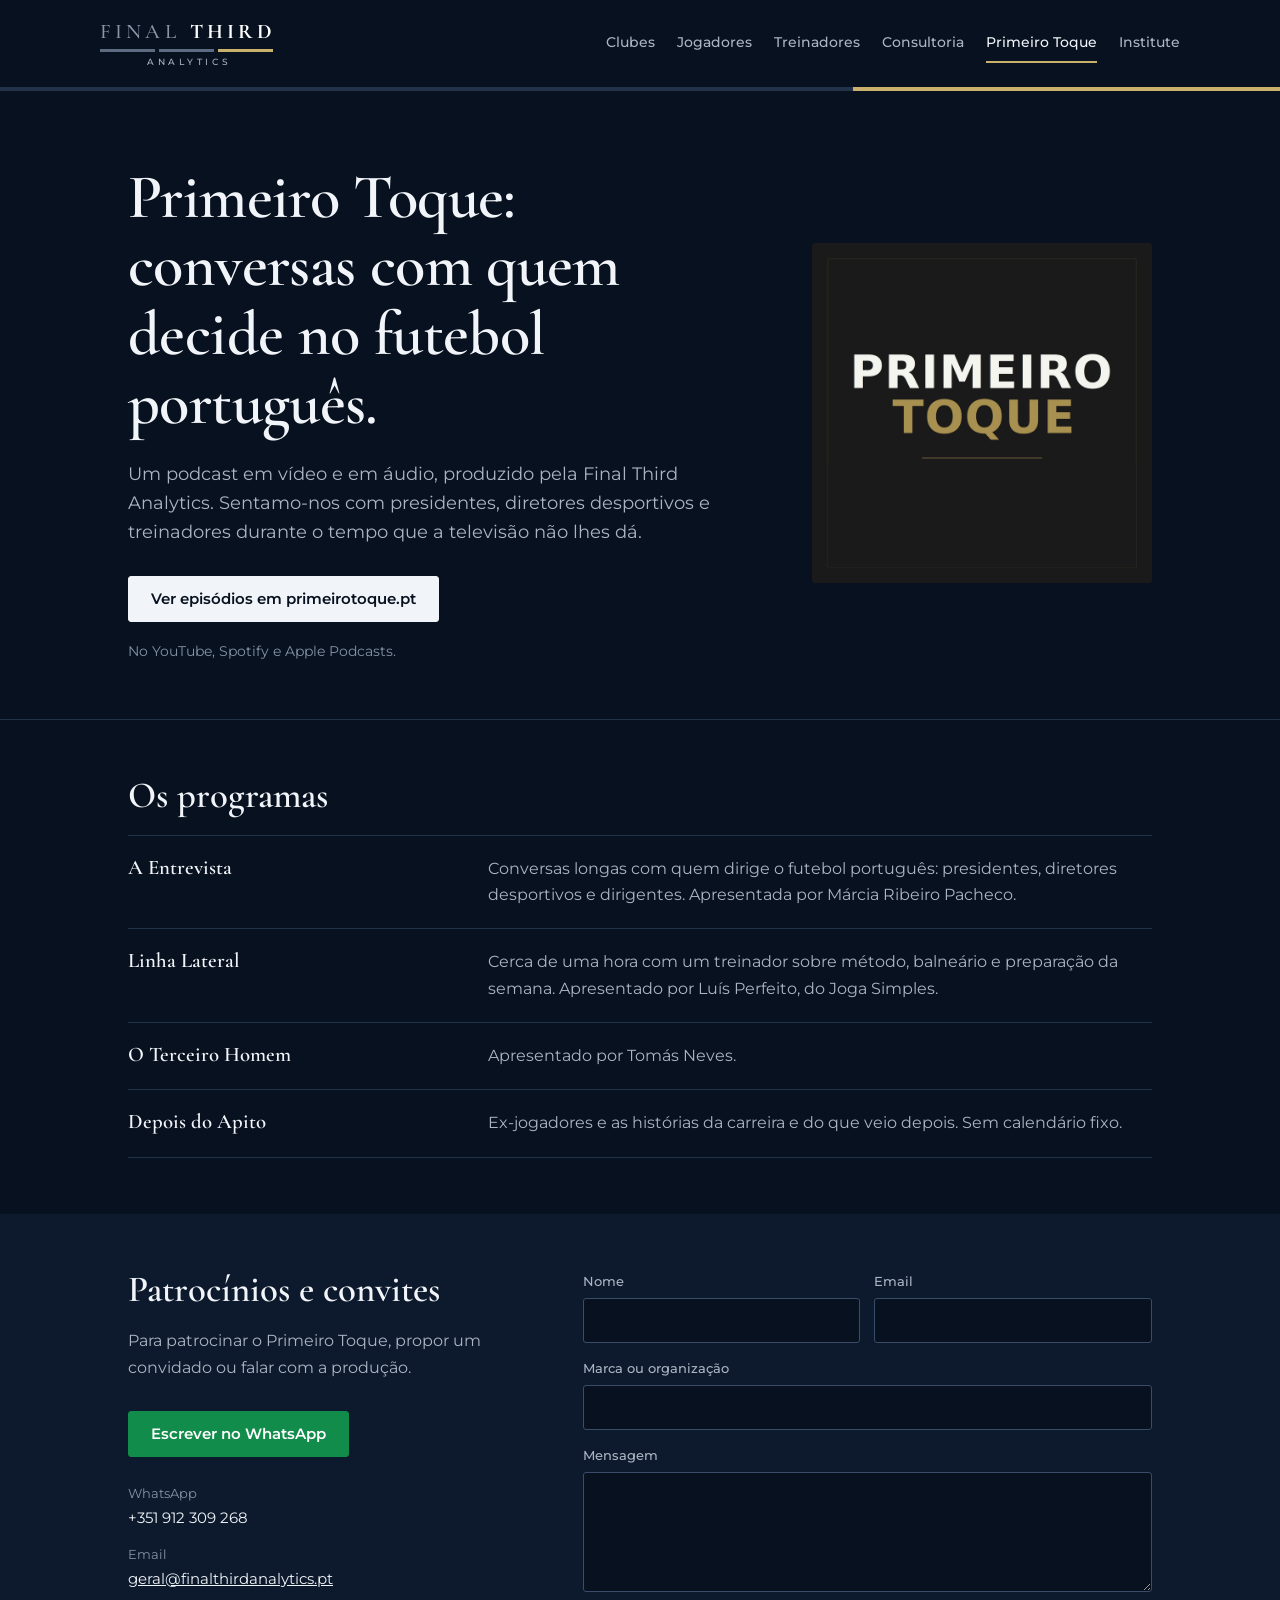
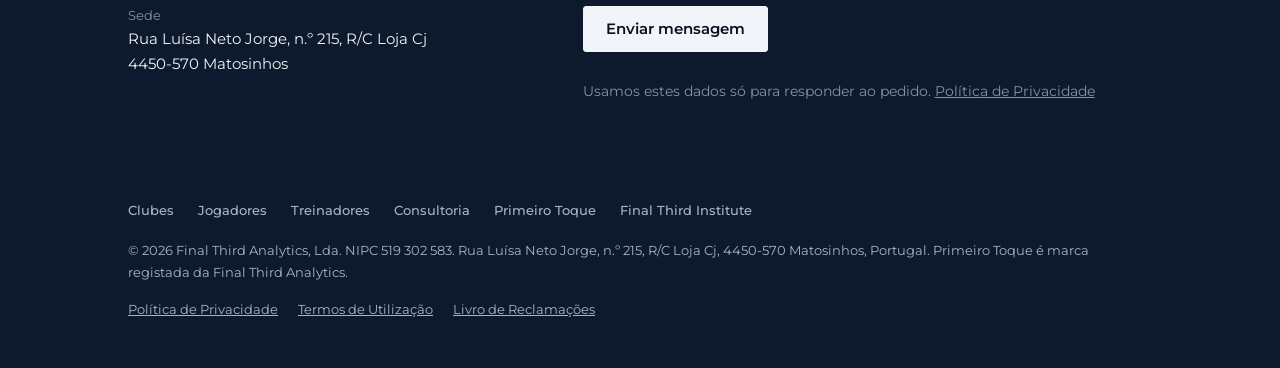
<file: primeiro-toque.html>
<!DOCTYPE html>
<html lang="pt-PT">
<head>
<meta charset="UTF-8">
<meta name="viewport" content="width=device-width, initial-scale=1">
<title>Primeiro Toque · Podcast de futebol português</title>
<meta name="description" content="Primeiro Toque: conversas com presidentes, diretores desportivos, treinadores e ex-jogadores do futebol português. Em vídeo e em áudio.">
<link rel="canonical" href="https://finalthirdanalytics.pt/primeiro-toque">
<link rel="icon" type="image/png" href="/fta-icon.png">
<link rel="apple-touch-icon" href="/fta-icon.png">
<meta name="theme-color" content="#08111f">
<meta property="og:type" content="website">
<meta property="og:site_name" content="Final Third Analytics">
<meta property="og:title" content="Primeiro Toque · Podcast de futebol português">
<meta property="og:description" content="Primeiro Toque: conversas com presidentes, diretores desportivos, treinadores e ex-jogadores do futebol português. Em vídeo e em áudio.">
<meta property="og:url" content="https://finalthirdanalytics.pt/primeiro-toque">
<meta property="og:image" content="https://finalthirdanalytics.pt/fta-icon.png">
<meta name="twitter:card" content="summary">
<link rel="preconnect" href="https://fonts.googleapis.com">
<link rel="preconnect" href="https://fonts.gstatic.com" crossorigin>
<link href="https://fonts.googleapis.com/css2?family=Cormorant+Garamond:wght@500;600;700&family=Montserrat:wght@400;500;600&display=swap" rel="stylesheet">
<link rel="stylesheet" href="/styles.css">
</head>
<body class="p-primeiro-toque">
<header>
  <div class="wrap top">
    <a class="logo" href="/" aria-label="Final Third Analytics — página inicial">
      <span class="logo-words"><span class="logo-final">FINAL</span><span class="logo-third">THIRD</span></span>
      <span class="logo-bars"><i></i><i></i><i></i></span>
      <span class="logo-sub">Analytics</span>
    </a>
    <nav class="nav" aria-label="Principal"><a href="/clubes">Clubes</a><a href="/jogadores">Jogadores</a><a href="/treinadores">Treinadores</a><a href="/consultoria">Consultoria</a><a href="/primeiro-toque" aria-current="page">Primeiro Toque</a><a href="/institute">Institute</a></nav>
  </div>
  <div class="thirds" aria-hidden="true"><i></i><i></i><i></i></div>
</header>
<main>

<section class="hero">
  <div class="wrap pt-hero">
    <div>
      <h1>Primeiro Toque: conversas com quem decide no futebol português.</h1>
      <p class="lead">Um podcast em vídeo e em áudio, produzido pela Final Third Analytics. Sentamo-nos com presidentes, diretores desportivos e treinadores durante o tempo que a televisão não lhes dá.</p>
      <div class="actions">
        <a class="btn" href="https://primeirotoque.pt" rel="noopener">Ver episódios em primeirotoque.pt</a>
      </div>
      <p class="small" style="margin-top:18px">No YouTube, Spotify e Apple Podcasts.</p>
    </div>
    <img src="/pt-cover.png" alt="Primeiro Toque" width="800" height="800">
  </div>
</section>
<section class="sec">
  <div class="wrap">
    <h2>Os programas</h2>
    <ul class="rows">
      <li><strong>A Entrevista</strong><span>Conversas longas com quem dirige o futebol português: presidentes, diretores desportivos e dirigentes. Apresentada por Márcia Ribeiro Pacheco.</span></li>
      <li><strong>Linha Lateral</strong><span>Cerca de uma hora com um treinador sobre método, balneário e preparação da semana. Apresentado por Luís Perfeito, do Joga Simples.</span></li>
      <li><strong>O Terceiro Homem</strong><span>Apresentado por Tomás Neves.</span></li>
      <li><strong>Depois do Apito</strong><span>Ex-jogadores e as histórias da carreira e do que veio depois. Sem calendário fixo.</span></li>
    </ul>
  </div>
</section>

<section class="sec wash" id="contacto">
  <div class="wrap contact">
    <div>
      <h2>Patrocínios e convites</h2>
      <p class="muted">Para patrocinar o Primeiro Toque, propor um convidado ou falar com a produção.</p>
      <div class="actions"><a class="btn wa" href="https://wa.me/351912309268?text=Ol%C3%A1%2C%20quero%20falar%20sobre%20o%20Primeiro%20Toque." rel="noopener">Escrever no WhatsApp</a></div>
      <dl>
        <dt>WhatsApp</dt><dd>+351 912 309 268</dd>
        <dt>Email</dt><dd><a href="mailto:geral@finalthirdanalytics.pt">geral@finalthirdanalytics.pt</a></dd>
        <dt>Sede</dt><dd>Rua Luísa Neto Jorge, n.º 215, R/C Loja Cj<br>4450-570 Matosinhos</dd>
      </dl>
    </div>
    <form class="f" name="contacto" method="POST" netlify netlify-honeypot="bot-field">
      <input type="hidden" name="form-name" value="contacto">
      <input type="hidden" name="sobre" value="Primeiro Toque">
      <p class="hp"><label>Não preencher <input name="bot-field" tabindex="-1" autocomplete="off"></label></p>
      <label>Nome<input type="text" name="nome" autocomplete="name" required></label>
      <label>Email<input type="email" name="email" autocomplete="email" required></label>
      <label class="full">Marca ou organização<input type="text" name="organizacao" autocomplete="organization"></label>
      <label class="full">Mensagem<textarea name="mensagem"></textarea></label>
      <div class="full"><button class="btn" type="submit">Enviar mensagem</button></div>
      <p class="msg ok" role="status">Mensagem recebida. Respondemos por email.</p>
      <p class="msg err" role="alert">A mensagem não foi enviada. Tente outra vez ou escreva para geral@finalthirdanalytics.pt.</p>
      <p class="small full">Usamos estes dados só para responder ao pedido. <a href="/privacidade.html">Política de Privacidade</a></p>
    </form>
  </div>
</section>
</main>
<footer>
  <div class="wrap">
    <nav class="foot-nav" aria-label="Rodapé">
      <a href="/clubes">Clubes</a><a href="/jogadores">Jogadores</a><a href="/treinadores">Treinadores</a><a href="/consultoria">Consultoria</a>
      <a href="/primeiro-toque">Primeiro Toque</a><a href="/institute">Final Third Institute</a>
    </nav>
    <p>© 2026 Final Third Analytics, Lda. NIPC 519 302 583. Rua Luísa Neto Jorge, n.º 215, R/C Loja Cj, 4450-570 Matosinhos, Portugal. Primeiro Toque é marca registada da Final Third Analytics.</p>
    <div class="foot-legal">
      <a href="/privacidade.html">Política de Privacidade</a>
      <a href="/termos.html">Termos de Utilização</a>
      <a href="https://www.livroreclamacoes.pt/Inicio/" rel="noopener">Livro de Reclamações</a>
    </div>
  </div>
</footer>
<script src="/site.js" defer></script>
</body>
</html>
</file>
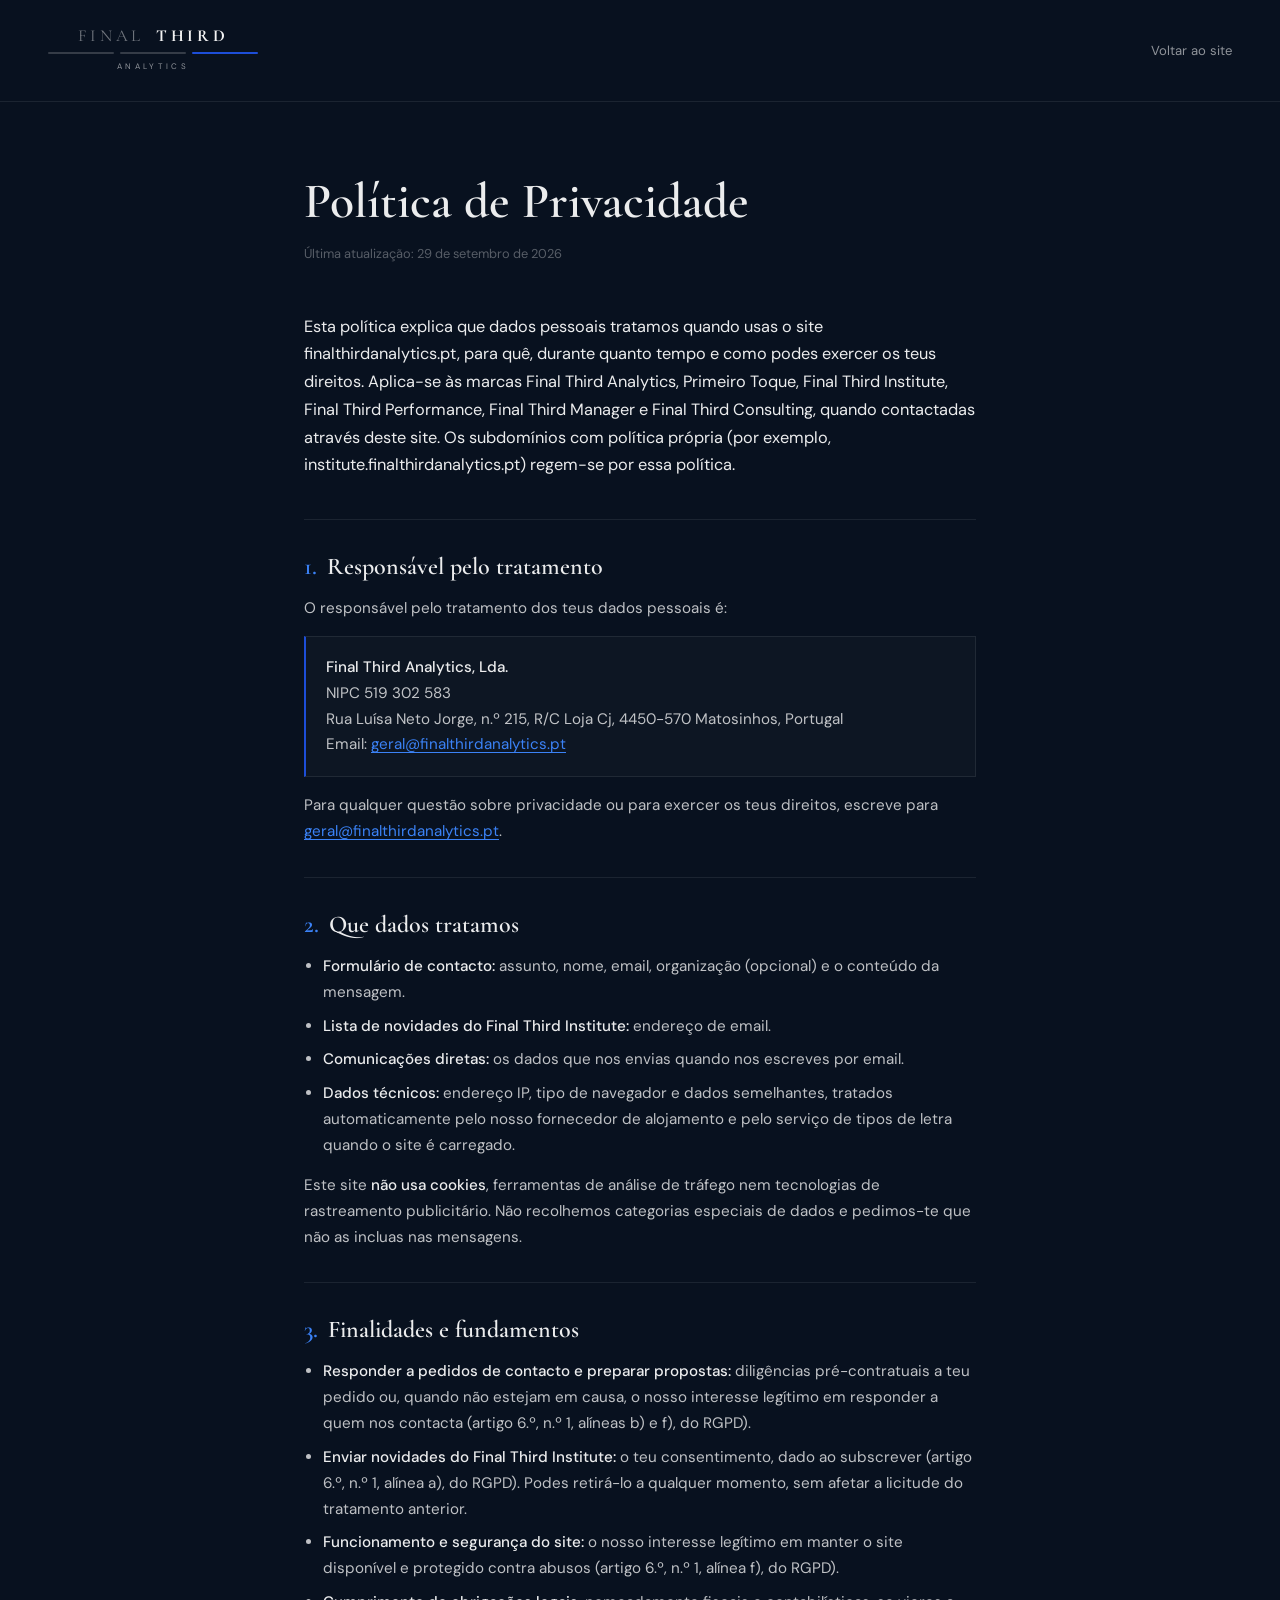
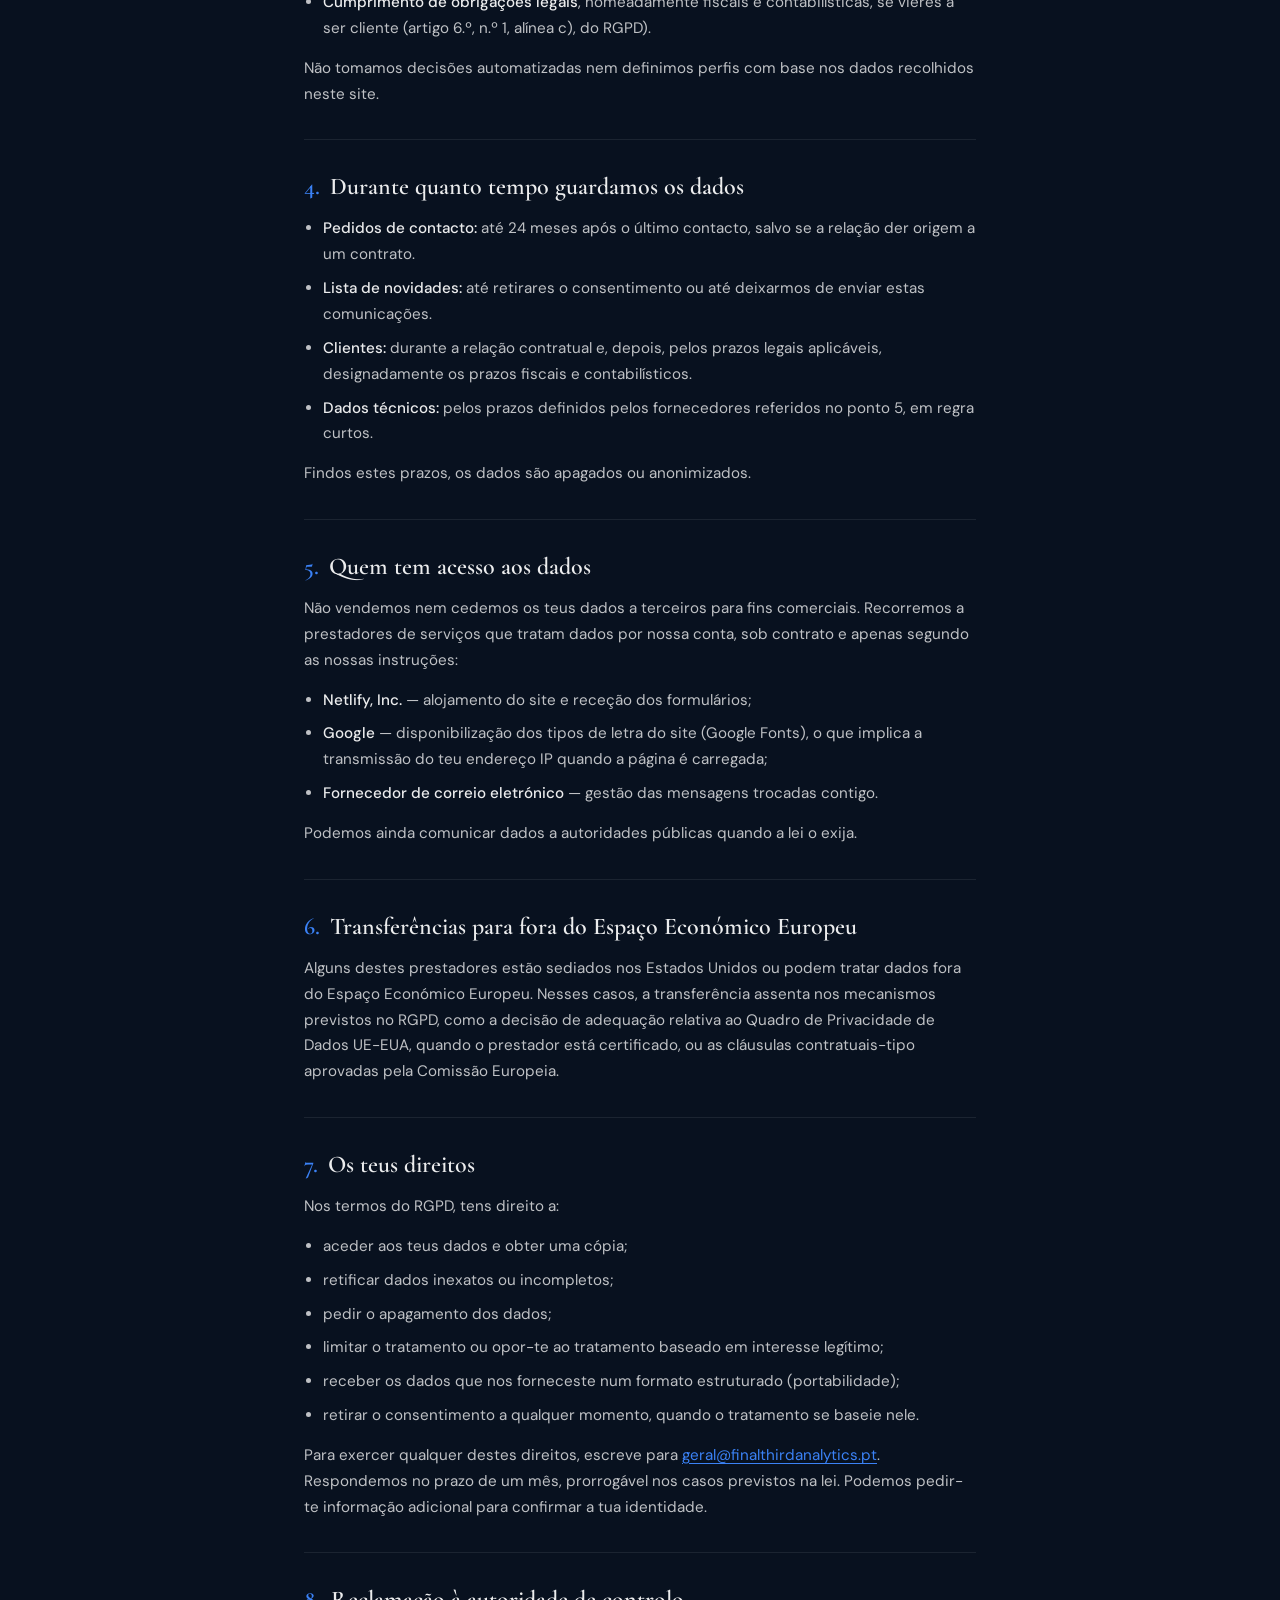
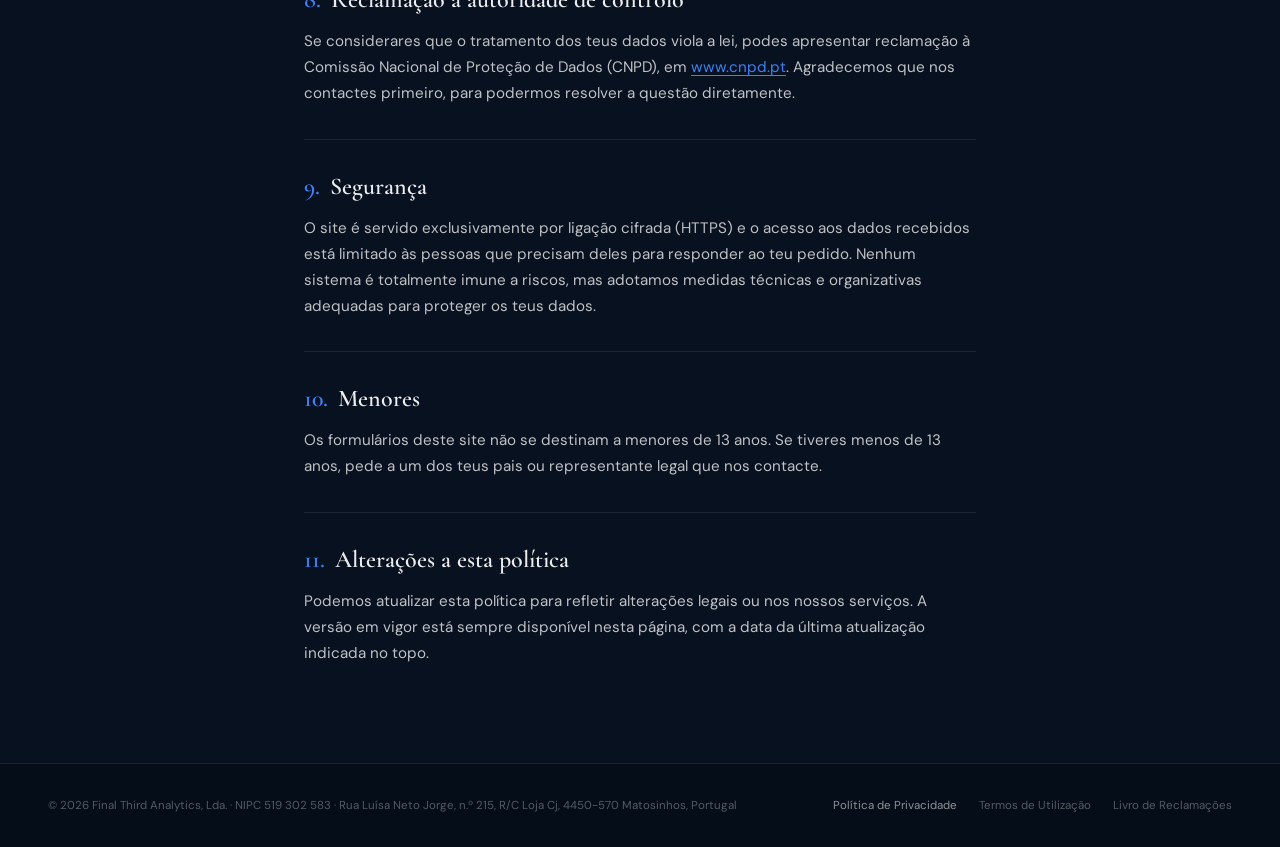
<file: privacidade.html>
<!DOCTYPE html>
<html lang="pt">
<head>
<meta charset="UTF-8">
<meta name="viewport" content="width=device-width, initial-scale=1.0">
<title>Política de Privacidade · Final Third Analytics</title>
<meta name="description" content="Política de Privacidade da Final Third Analytics, Lda.: que dados tratamos, para quê, durante quanto tempo e como exercer os teus direitos.">
<link rel="canonical" href="https://finalthirdanalytics.pt/privacidade.html">
<link rel="icon" type="image/png" href="/favicon.png">
<link rel="apple-touch-icon" href="/apple-touch-icon.png">
<meta name="theme-color" content="#08111f">
<link rel="preconnect" href="https://fonts.googleapis.com">
<link href="https://fonts.googleapis.com/css2?family=Cormorant+Garamond:ital,wght@0,400;0,600;0,700;1,400&family=DM+Sans:wght@300;400;500&display=swap" rel="stylesheet">
<style>
*{margin:0;padding:0;box-sizing:border-box;}
:root{
  --navy:#08111f;--navy-deep:#050d18;--accent:#1d4ed8;--accent2:#3b82f6;
  --ink:rgba(255,255,255,0.92);--ink-body:rgba(255,255,255,0.74);--ink-mid:rgba(255,255,255,0.55);
  --ink-faint:rgba(255,255,255,0.32);--rule:rgba(255,255,255,0.08);
  --serif:'Cormorant Garamond',Georgia,serif;--sans:'DM Sans',system-ui,sans-serif;
}
html{font-size:16px;}
body{font-family:var(--sans);background:var(--navy);color:var(--ink-body);line-height:1.7;-webkit-font-smoothing:antialiased;}
a{color:var(--accent2);text-underline-offset:3px;}
a:hover{color:var(--ink);}
a:focus-visible{outline:2px solid var(--accent2);outline-offset:3px;border-radius:2px;}
header{display:flex;align-items:center;justify-content:space-between;gap:24px;padding:28px 48px;border-bottom:1px solid var(--rule);}
.mark{display:inline-flex;flex-direction:column;align-items:center;text-decoration:none;}
.ft-top{display:inline-flex;align-items:baseline;gap:12px;line-height:1;}
.ft-final{font-family:var(--serif);font-size:1.05rem;letter-spacing:0.22em;color:rgba(255,255,255,0.42);}
.ft-third{font-family:var(--serif);font-size:1.05rem;font-weight:700;letter-spacing:0.22em;color:rgba(255,255,255,0.95);}
.ft-rule{display:block;margin-top:6px;}
.ft-analytics{display:block;margin-top:5px;font-size:0.5rem;letter-spacing:0.42em;color:rgba(255,255,255,0.55);text-transform:uppercase;}
.back{font-size:0.82rem;color:var(--ink-mid);text-decoration:none;}
.back:hover{color:var(--ink);}
main{max-width:720px;margin:0 auto;padding:72px 24px 96px;}
h1{font-family:var(--serif);font-weight:600;font-size:clamp(2.2rem,5vw,3.1rem);line-height:1.1;color:var(--ink);margin-bottom:14px;}
.updated{font-size:0.8rem;color:var(--ink-faint);margin-bottom:48px;}
.lead{font-size:1.02rem;color:var(--ink);margin-bottom:40px;}
section{padding-top:32px;margin-top:32px;border-top:1px solid var(--rule);}
h2{font-family:var(--serif);font-weight:600;font-size:1.5rem;line-height:1.25;color:var(--ink);margin-bottom:14px;}
h2 .n{color:var(--accent2);margin-right:10px;}
p,li{font-size:0.95rem;}
p+p,p+ul,ul+p{margin-top:14px;}
ul{padding-left:1.2em;}
li+li{margin-top:8px;}
strong{color:var(--ink);font-weight:500;}
.card{margin-top:14px;padding:18px 20px;border:1px solid var(--rule);border-left:2px solid var(--accent);background:rgba(255,255,255,0.02);}
.card p{margin:0;}
.card+p{margin-top:16px;}
footer{background:var(--navy-deep);border-top:1px solid var(--rule);padding:32px 48px;display:flex;flex-wrap:wrap;justify-content:space-between;gap:16px;font-size:0.72rem;color:var(--ink-faint);}
footer nav{display:flex;flex-wrap:wrap;gap:22px;}
footer a{color:var(--ink-faint);text-decoration:none;}
footer a:hover,footer a[aria-current]{color:var(--ink-mid);}
@media(max-width:640px){header,footer{padding-left:20px;padding-right:20px;} main{padding-top:48px;}}
@media print{body{background:#fff;color:#111;} header,footer{display:none;} h1,h2,strong{color:#111;} a{color:#111;}}
</style>
</head>
<body>
<header>
  <a class="mark" href="/" aria-label="Final Third Analytics — página inicial">
    <span class="ft-top"><span class="ft-final">FINAL</span><span class="ft-third">THIRD</span></span>
    <svg class="ft-rule" width="210" height="4" viewBox="0 0 210 4" aria-hidden="true">
      <rect x="0" y="1" width="66" height="2" fill="rgba(255,255,255,0.18)" rx="1"/>
      <rect x="72" y="1" width="66" height="2" fill="rgba(255,255,255,0.18)" rx="1"/>
      <rect x="144" y="1" width="66" height="2" fill="#1d4ed8" rx="1"/>
    </svg>
    <span class="ft-analytics">Analytics</span>
  </a>
  <a class="back" href="/">Voltar ao site</a>
</header>
<main>
<h1>Política de Privacidade</h1>
<p class="updated">Última atualização: 29 de setembro de 2026</p>
<p class="lead">Esta política explica que dados pessoais tratamos quando usas o site finalthirdanalytics.pt, para quê, durante quanto tempo e como podes exercer os teus direitos. Aplica-se às marcas Final Third Analytics, Primeiro Toque, Final Third Institute, Final Third Performance, Final Third Manager e Final Third Consulting, quando contactadas através deste site. Os subdomínios com política própria (por exemplo, institute.finalthirdanalytics.pt) regem-se por essa política.</p>
<section>
  <h2><span class="n">1.</span>Responsável pelo tratamento</h2>
<p>O responsável pelo tratamento dos teus dados pessoais é:</p>
<div class="card"><p><strong>Final Third Analytics, Lda.</strong><br>NIPC 519 302 583<br>Rua Luísa Neto Jorge, n.º 215, R/C Loja Cj, 4450-570 Matosinhos, Portugal<br>Email: <a href="mailto:geral@finalthirdanalytics.pt">geral&#64;finalthirdanalytics.pt</a></p></div>
<p>Para qualquer questão sobre privacidade ou para exercer os teus direitos, escreve para <a href="mailto:geral@finalthirdanalytics.pt">geral&#64;finalthirdanalytics.pt</a>.</p>
</section>
<section>
  <h2><span class="n">2.</span>Que dados tratamos</h2>
<ul>
  <li><strong>Formulário de contacto:</strong> assunto, nome, email, organização (opcional) e o conteúdo da mensagem.</li>
  <li><strong>Lista de novidades do Final Third Institute:</strong> endereço de email.</li>
  <li><strong>Comunicações diretas:</strong> os dados que nos envias quando nos escreves por email.</li>
  <li><strong>Dados técnicos:</strong> endereço IP, tipo de navegador e dados semelhantes, tratados automaticamente pelo nosso fornecedor de alojamento e pelo serviço de tipos de letra quando o site é carregado.</li>
</ul>
<p>Este site <strong>não usa cookies</strong>, ferramentas de análise de tráfego nem tecnologias de rastreamento publicitário. Não recolhemos categorias especiais de dados e pedimos-te que não as incluas nas mensagens.</p>
</section>
<section>
  <h2><span class="n">3.</span>Finalidades e fundamentos</h2>
<ul>
  <li><strong>Responder a pedidos de contacto e preparar propostas:</strong> diligências pré-contratuais a teu pedido ou, quando não estejam em causa, o nosso interesse legítimo em responder a quem nos contacta (artigo 6.º, n.º 1, alíneas b) e f), do RGPD).</li>
  <li><strong>Enviar novidades do Final Third Institute:</strong> o teu consentimento, dado ao subscrever (artigo 6.º, n.º 1, alínea a), do RGPD). Podes retirá-lo a qualquer momento, sem afetar a licitude do tratamento anterior.</li>
  <li><strong>Funcionamento e segurança do site:</strong> o nosso interesse legítimo em manter o site disponível e protegido contra abusos (artigo 6.º, n.º 1, alínea f), do RGPD).</li>
  <li><strong>Cumprimento de obrigações legais</strong>, nomeadamente fiscais e contabilísticas, se vieres a ser cliente (artigo 6.º, n.º 1, alínea c), do RGPD).</li>
</ul>
<p>Não tomamos decisões automatizadas nem definimos perfis com base nos dados recolhidos neste site.</p>
</section>
<section>
  <h2><span class="n">4.</span>Durante quanto tempo guardamos os dados</h2>
<ul>
  <li><strong>Pedidos de contacto:</strong> até 24 meses após o último contacto, salvo se a relação der origem a um contrato.</li>
  <li><strong>Lista de novidades:</strong> até retirares o consentimento ou até deixarmos de enviar estas comunicações.</li>
  <li><strong>Clientes:</strong> durante a relação contratual e, depois, pelos prazos legais aplicáveis, designadamente os prazos fiscais e contabilísticos.</li>
  <li><strong>Dados técnicos:</strong> pelos prazos definidos pelos fornecedores referidos no ponto 5, em regra curtos.</li>
</ul>
<p>Findos estes prazos, os dados são apagados ou anonimizados.</p>
</section>
<section>
  <h2><span class="n">5.</span>Quem tem acesso aos dados</h2>
<p>Não vendemos nem cedemos os teus dados a terceiros para fins comerciais. Recorremos a prestadores de serviços que tratam dados por nossa conta, sob contrato e apenas segundo as nossas instruções:</p>
<ul>
  <li><strong>Netlify, Inc.</strong> — alojamento do site e receção dos formulários;</li>
  <li><strong>Google</strong> — disponibilização dos tipos de letra do site (Google Fonts), o que implica a transmissão do teu endereço IP quando a página é carregada;</li>
  <li><strong>Fornecedor de correio eletrónico</strong> — gestão das mensagens trocadas contigo.</li>
</ul>
<p>Podemos ainda comunicar dados a autoridades públicas quando a lei o exija.</p>
</section>
<section>
  <h2><span class="n">6.</span>Transferências para fora do Espaço Económico Europeu</h2>
<p>Alguns destes prestadores estão sediados nos Estados Unidos ou podem tratar dados fora do Espaço Económico Europeu. Nesses casos, a transferência assenta nos mecanismos previstos no RGPD, como a decisão de adequação relativa ao Quadro de Privacidade de Dados UE-EUA, quando o prestador está certificado, ou as cláusulas contratuais-tipo aprovadas pela Comissão Europeia.</p>
</section>
<section>
  <h2><span class="n">7.</span>Os teus direitos</h2>
<p>Nos termos do RGPD, tens direito a:</p>
<ul>
  <li>aceder aos teus dados e obter uma cópia;</li>
  <li>retificar dados inexatos ou incompletos;</li>
  <li>pedir o apagamento dos dados;</li>
  <li>limitar o tratamento ou opor-te ao tratamento baseado em interesse legítimo;</li>
  <li>receber os dados que nos forneceste num formato estruturado (portabilidade);</li>
  <li>retirar o consentimento a qualquer momento, quando o tratamento se baseie nele.</li>
</ul>
<p>Para exercer qualquer destes direitos, escreve para <a href="mailto:geral@finalthirdanalytics.pt">geral&#64;finalthirdanalytics.pt</a>. Respondemos no prazo de um mês, prorrogável nos casos previstos na lei. Podemos pedir-te informação adicional para confirmar a tua identidade.</p>
</section>
<section>
  <h2><span class="n">8.</span>Reclamação à autoridade de controlo</h2>
<p>Se considerares que o tratamento dos teus dados viola a lei, podes apresentar reclamação à Comissão Nacional de Proteção de Dados (CNPD), em <a href="https://www.cnpd.pt" target="_blank" rel="noopener">www.cnpd.pt</a>. Agradecemos que nos contactes primeiro, para podermos resolver a questão diretamente.</p>
</section>
<section>
  <h2><span class="n">9.</span>Segurança</h2>
<p>O site é servido exclusivamente por ligação cifrada (HTTPS) e o acesso aos dados recebidos está limitado às pessoas que precisam deles para responder ao teu pedido. Nenhum sistema é totalmente imune a riscos, mas adotamos medidas técnicas e organizativas adequadas para proteger os teus dados.</p>
</section>
<section>
  <h2><span class="n">10.</span>Menores</h2>
<p>Os formulários deste site não se destinam a menores de 13 anos. Se tiveres menos de 13 anos, pede a um dos teus pais ou representante legal que nos contacte.</p>
</section>
<section>
  <h2><span class="n">11.</span>Alterações a esta política</h2>
<p>Podemos atualizar esta política para refletir alterações legais ou nos nossos serviços. A versão em vigor está sempre disponível nesta página, com a data da última atualização indicada no topo.</p>
</section>
</main>
<footer>
  <span>© 2026 Final Third Analytics, Lda. · NIPC 519 302 583 · Rua Luísa Neto Jorge, n.º 215, R/C Loja Cj, 4450-570 Matosinhos, Portugal</span>
  <nav aria-label="Informação legal">
    <a href="/privacidade.html" aria-current="page">Política de Privacidade</a>
    <a href="/termos.html">Termos de Utilização</a>
    <a href="https://www.livroreclamacoes.pt/Inicio/" target="_blank" rel="noopener">Livro de Reclamações</a>
  </nav>
</footer>
</body>
</html>
</file>
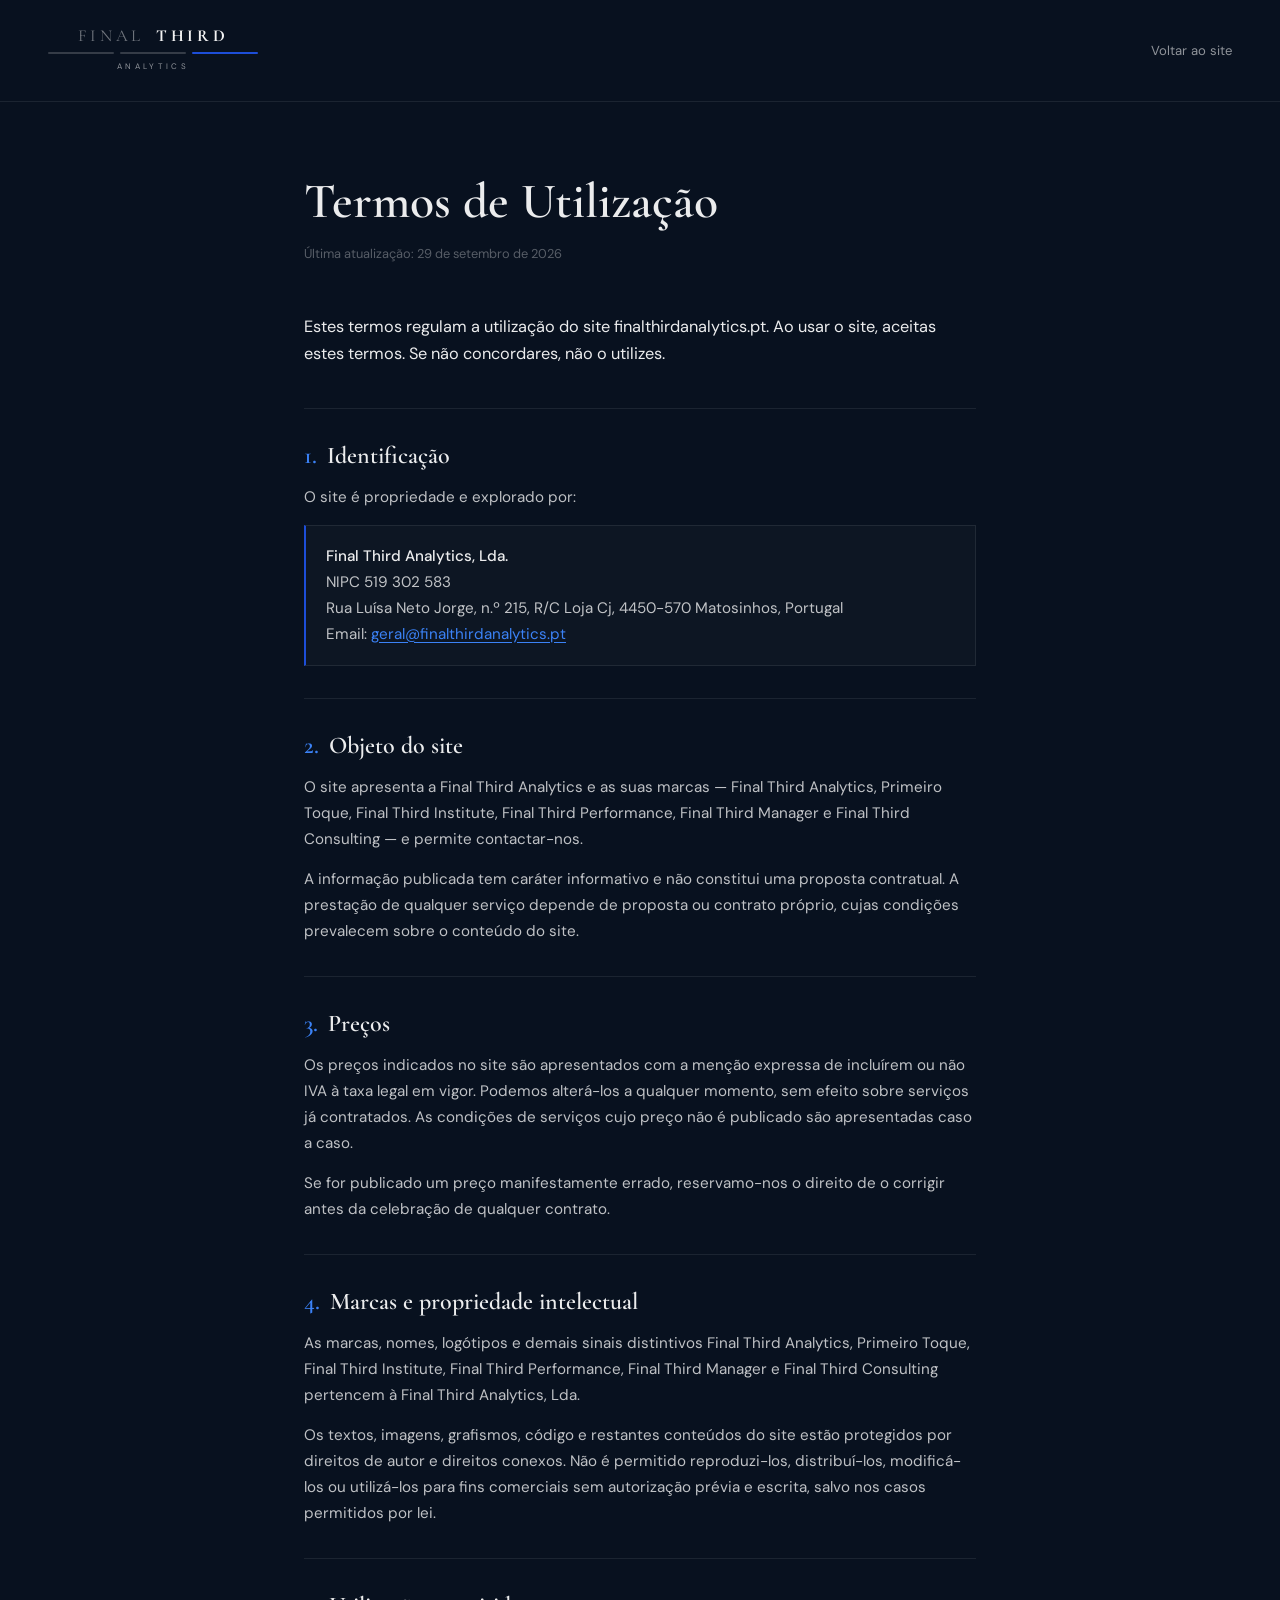
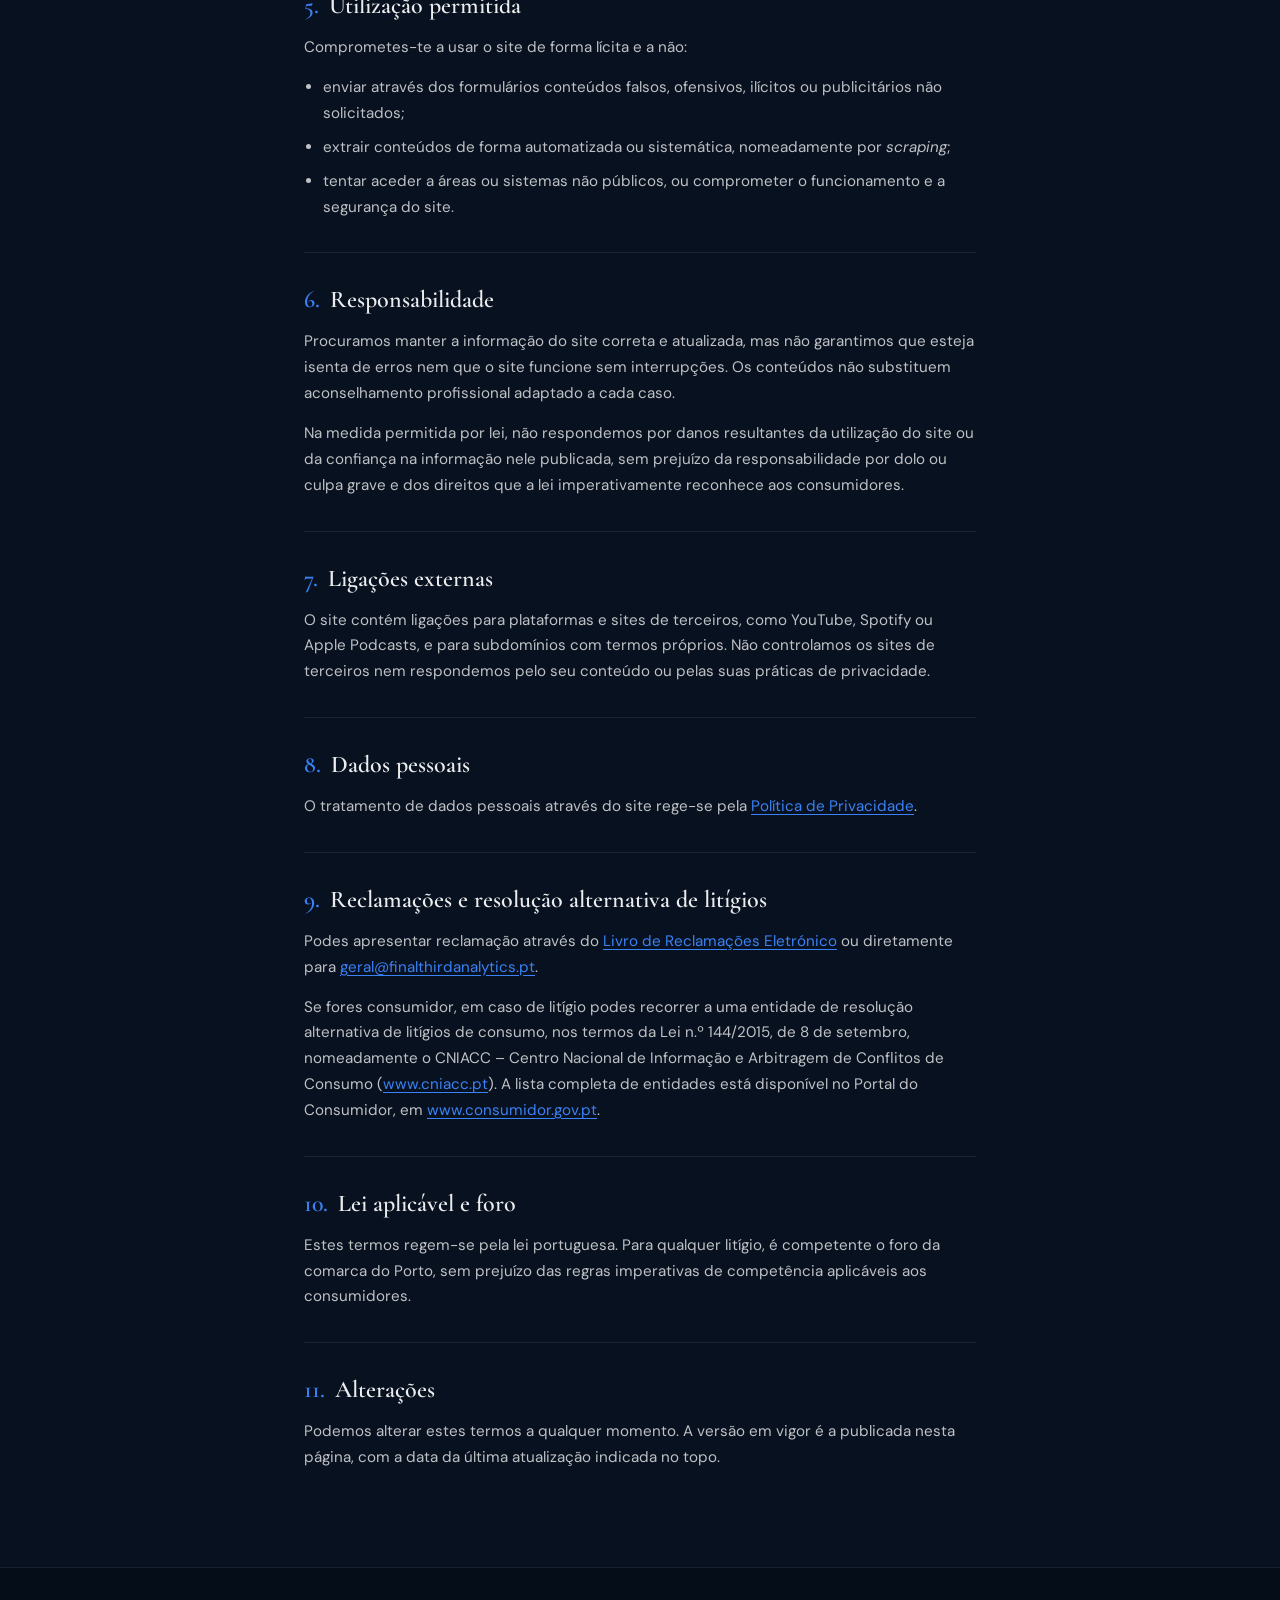
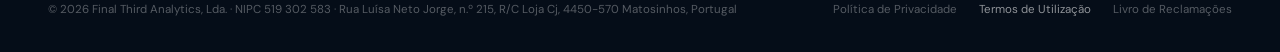
<file: termos.html>
<!DOCTYPE html>
<html lang="pt">
<head>
<meta charset="UTF-8">
<meta name="viewport" content="width=device-width, initial-scale=1.0">
<title>Termos de Utilização · Final Third Analytics</title>
<meta name="description" content="Termos de Utilização do site finalthirdanalytics.pt, da Final Third Analytics, Lda.">
<link rel="canonical" href="https://finalthirdanalytics.pt/termos.html">
<link rel="icon" type="image/png" href="/favicon.png">
<link rel="apple-touch-icon" href="/apple-touch-icon.png">
<meta name="theme-color" content="#08111f">
<link rel="preconnect" href="https://fonts.googleapis.com">
<link href="https://fonts.googleapis.com/css2?family=Cormorant+Garamond:ital,wght@0,400;0,600;0,700;1,400&family=DM+Sans:wght@300;400;500&display=swap" rel="stylesheet">
<style>
*{margin:0;padding:0;box-sizing:border-box;}
:root{
  --navy:#08111f;--navy-deep:#050d18;--accent:#1d4ed8;--accent2:#3b82f6;
  --ink:rgba(255,255,255,0.92);--ink-body:rgba(255,255,255,0.74);--ink-mid:rgba(255,255,255,0.55);
  --ink-faint:rgba(255,255,255,0.32);--rule:rgba(255,255,255,0.08);
  --serif:'Cormorant Garamond',Georgia,serif;--sans:'DM Sans',system-ui,sans-serif;
}
html{font-size:16px;}
body{font-family:var(--sans);background:var(--navy);color:var(--ink-body);line-height:1.7;-webkit-font-smoothing:antialiased;}
a{color:var(--accent2);text-underline-offset:3px;}
a:hover{color:var(--ink);}
a:focus-visible{outline:2px solid var(--accent2);outline-offset:3px;border-radius:2px;}
header{display:flex;align-items:center;justify-content:space-between;gap:24px;padding:28px 48px;border-bottom:1px solid var(--rule);}
.mark{display:inline-flex;flex-direction:column;align-items:center;text-decoration:none;}
.ft-top{display:inline-flex;align-items:baseline;gap:12px;line-height:1;}
.ft-final{font-family:var(--serif);font-size:1.05rem;letter-spacing:0.22em;color:rgba(255,255,255,0.42);}
.ft-third{font-family:var(--serif);font-size:1.05rem;font-weight:700;letter-spacing:0.22em;color:rgba(255,255,255,0.95);}
.ft-rule{display:block;margin-top:6px;}
.ft-analytics{display:block;margin-top:5px;font-size:0.5rem;letter-spacing:0.42em;color:rgba(255,255,255,0.55);text-transform:uppercase;}
.back{font-size:0.82rem;color:var(--ink-mid);text-decoration:none;}
.back:hover{color:var(--ink);}
main{max-width:720px;margin:0 auto;padding:72px 24px 96px;}
h1{font-family:var(--serif);font-weight:600;font-size:clamp(2.2rem,5vw,3.1rem);line-height:1.1;color:var(--ink);margin-bottom:14px;}
.updated{font-size:0.8rem;color:var(--ink-faint);margin-bottom:48px;}
.lead{font-size:1.02rem;color:var(--ink);margin-bottom:40px;}
section{padding-top:32px;margin-top:32px;border-top:1px solid var(--rule);}
h2{font-family:var(--serif);font-weight:600;font-size:1.5rem;line-height:1.25;color:var(--ink);margin-bottom:14px;}
h2 .n{color:var(--accent2);margin-right:10px;}
p,li{font-size:0.95rem;}
p+p,p+ul,ul+p{margin-top:14px;}
ul{padding-left:1.2em;}
li+li{margin-top:8px;}
strong{color:var(--ink);font-weight:500;}
.card{margin-top:14px;padding:18px 20px;border:1px solid var(--rule);border-left:2px solid var(--accent);background:rgba(255,255,255,0.02);}
.card p{margin:0;}
.card+p{margin-top:16px;}
footer{background:var(--navy-deep);border-top:1px solid var(--rule);padding:32px 48px;display:flex;flex-wrap:wrap;justify-content:space-between;gap:16px;font-size:0.72rem;color:var(--ink-faint);}
footer nav{display:flex;flex-wrap:wrap;gap:22px;}
footer a{color:var(--ink-faint);text-decoration:none;}
footer a:hover,footer a[aria-current]{color:var(--ink-mid);}
@media(max-width:640px){header,footer{padding-left:20px;padding-right:20px;} main{padding-top:48px;}}
@media print{body{background:#fff;color:#111;} header,footer{display:none;} h1,h2,strong{color:#111;} a{color:#111;}}
</style>
</head>
<body>
<header>
  <a class="mark" href="/" aria-label="Final Third Analytics — página inicial">
    <span class="ft-top"><span class="ft-final">FINAL</span><span class="ft-third">THIRD</span></span>
    <svg class="ft-rule" width="210" height="4" viewBox="0 0 210 4" aria-hidden="true">
      <rect x="0" y="1" width="66" height="2" fill="rgba(255,255,255,0.18)" rx="1"/>
      <rect x="72" y="1" width="66" height="2" fill="rgba(255,255,255,0.18)" rx="1"/>
      <rect x="144" y="1" width="66" height="2" fill="#1d4ed8" rx="1"/>
    </svg>
    <span class="ft-analytics">Analytics</span>
  </a>
  <a class="back" href="/">Voltar ao site</a>
</header>
<main>
<h1>Termos de Utilização</h1>
<p class="updated">Última atualização: 29 de setembro de 2026</p>
<p class="lead">Estes termos regulam a utilização do site finalthirdanalytics.pt. Ao usar o site, aceitas estes termos. Se não concordares, não o utilizes.</p>
<section>
  <h2><span class="n">1.</span>Identificação</h2>
<p>O site é propriedade e explorado por:</p>
<div class="card"><p><strong>Final Third Analytics, Lda.</strong><br>NIPC 519 302 583<br>Rua Luísa Neto Jorge, n.º 215, R/C Loja Cj, 4450-570 Matosinhos, Portugal<br>Email: <a href="mailto:geral@finalthirdanalytics.pt">geral&#64;finalthirdanalytics.pt</a></p></div>
</section>
<section>
  <h2><span class="n">2.</span>Objeto do site</h2>
<p>O site apresenta a Final Third Analytics e as suas marcas — Final Third Analytics, Primeiro Toque, Final Third Institute, Final Third Performance, Final Third Manager e Final Third Consulting — e permite contactar-nos.</p>
<p>A informação publicada tem caráter informativo e não constitui uma proposta contratual. A prestação de qualquer serviço depende de proposta ou contrato próprio, cujas condições prevalecem sobre o conteúdo do site.</p>
</section>
<section>
  <h2><span class="n">3.</span>Preços</h2>
<p>Os preços indicados no site são apresentados com a menção expressa de incluírem ou não IVA à taxa legal em vigor. Podemos alterá-los a qualquer momento, sem efeito sobre serviços já contratados. As condições de serviços cujo preço não é publicado são apresentadas caso a caso.</p>
<p>Se for publicado um preço manifestamente errado, reservamo-nos o direito de o corrigir antes da celebração de qualquer contrato.</p>
</section>
<section>
  <h2><span class="n">4.</span>Marcas e propriedade intelectual</h2>
<p>As marcas, nomes, logótipos e demais sinais distintivos Final Third Analytics, Primeiro Toque, Final Third Institute, Final Third Performance, Final Third Manager e Final Third Consulting pertencem à Final Third Analytics, Lda.</p>
<p>Os textos, imagens, grafismos, código e restantes conteúdos do site estão protegidos por direitos de autor e direitos conexos. Não é permitido reproduzi-los, distribuí-los, modificá-los ou utilizá-los para fins comerciais sem autorização prévia e escrita, salvo nos casos permitidos por lei.</p>
</section>
<section>
  <h2><span class="n">5.</span>Utilização permitida</h2>
<p>Comprometes-te a usar o site de forma lícita e a não:</p>
<ul>
  <li>enviar através dos formulários conteúdos falsos, ofensivos, ilícitos ou publicitários não solicitados;</li>
  <li>extrair conteúdos de forma automatizada ou sistemática, nomeadamente por <em>scraping</em>;</li>
  <li>tentar aceder a áreas ou sistemas não públicos, ou comprometer o funcionamento e a segurança do site.</li>
</ul>
</section>
<section>
  <h2><span class="n">6.</span>Responsabilidade</h2>
<p>Procuramos manter a informação do site correta e atualizada, mas não garantimos que esteja isenta de erros nem que o site funcione sem interrupções. Os conteúdos não substituem aconselhamento profissional adaptado a cada caso.</p>
<p>Na medida permitida por lei, não respondemos por danos resultantes da utilização do site ou da confiança na informação nele publicada, sem prejuízo da responsabilidade por dolo ou culpa grave e dos direitos que a lei imperativamente reconhece aos consumidores.</p>
</section>
<section>
  <h2><span class="n">7.</span>Ligações externas</h2>
<p>O site contém ligações para plataformas e sites de terceiros, como YouTube, Spotify ou Apple Podcasts, e para subdomínios com termos próprios. Não controlamos os sites de terceiros nem respondemos pelo seu conteúdo ou pelas suas práticas de privacidade.</p>
</section>
<section>
  <h2><span class="n">8.</span>Dados pessoais</h2>
<p>O tratamento de dados pessoais através do site rege-se pela <a href="/privacidade.html">Política de Privacidade</a>.</p>
</section>
<section>
  <h2><span class="n">9.</span>Reclamações e resolução alternativa de litígios</h2>
<p>Podes apresentar reclamação através do <a href="https://www.livroreclamacoes.pt/Inicio/" target="_blank" rel="noopener">Livro de Reclamações Eletrónico</a> ou diretamente para <a href="mailto:geral@finalthirdanalytics.pt">geral&#64;finalthirdanalytics.pt</a>.</p>
<p>Se fores consumidor, em caso de litígio podes recorrer a uma entidade de resolução alternativa de litígios de consumo, nos termos da Lei n.º 144/2015, de 8 de setembro, nomeadamente o CNIACC – Centro Nacional de Informação e Arbitragem de Conflitos de Consumo (<a href="https://www.cniacc.pt" target="_blank" rel="noopener">www.cniacc.pt</a>). A lista completa de entidades está disponível no Portal do Consumidor, em <a href="https://www.consumidor.gov.pt" target="_blank" rel="noopener">www.consumidor.gov.pt</a>.</p>
</section>
<section>
  <h2><span class="n">10.</span>Lei aplicável e foro</h2>
<p>Estes termos regem-se pela lei portuguesa. Para qualquer litígio, é competente o foro da comarca do Porto, sem prejuízo das regras imperativas de competência aplicáveis aos consumidores.</p>
</section>
<section>
  <h2><span class="n">11.</span>Alterações</h2>
<p>Podemos alterar estes termos a qualquer momento. A versão em vigor é a publicada nesta página, com a data da última atualização indicada no topo.</p>
</section>
</main>
<footer>
  <span>© 2026 Final Third Analytics, Lda. · NIPC 519 302 583 · Rua Luísa Neto Jorge, n.º 215, R/C Loja Cj, 4450-570 Matosinhos, Portugal</span>
  <nav aria-label="Informação legal">
    <a href="/privacidade.html">Política de Privacidade</a>
    <a href="/termos.html" aria-current="page">Termos de Utilização</a>
    <a href="https://www.livroreclamacoes.pt/Inicio/" target="_blank" rel="noopener">Livro de Reclamações</a>
  </nav>
</footer>
</body>
</html>
</file>
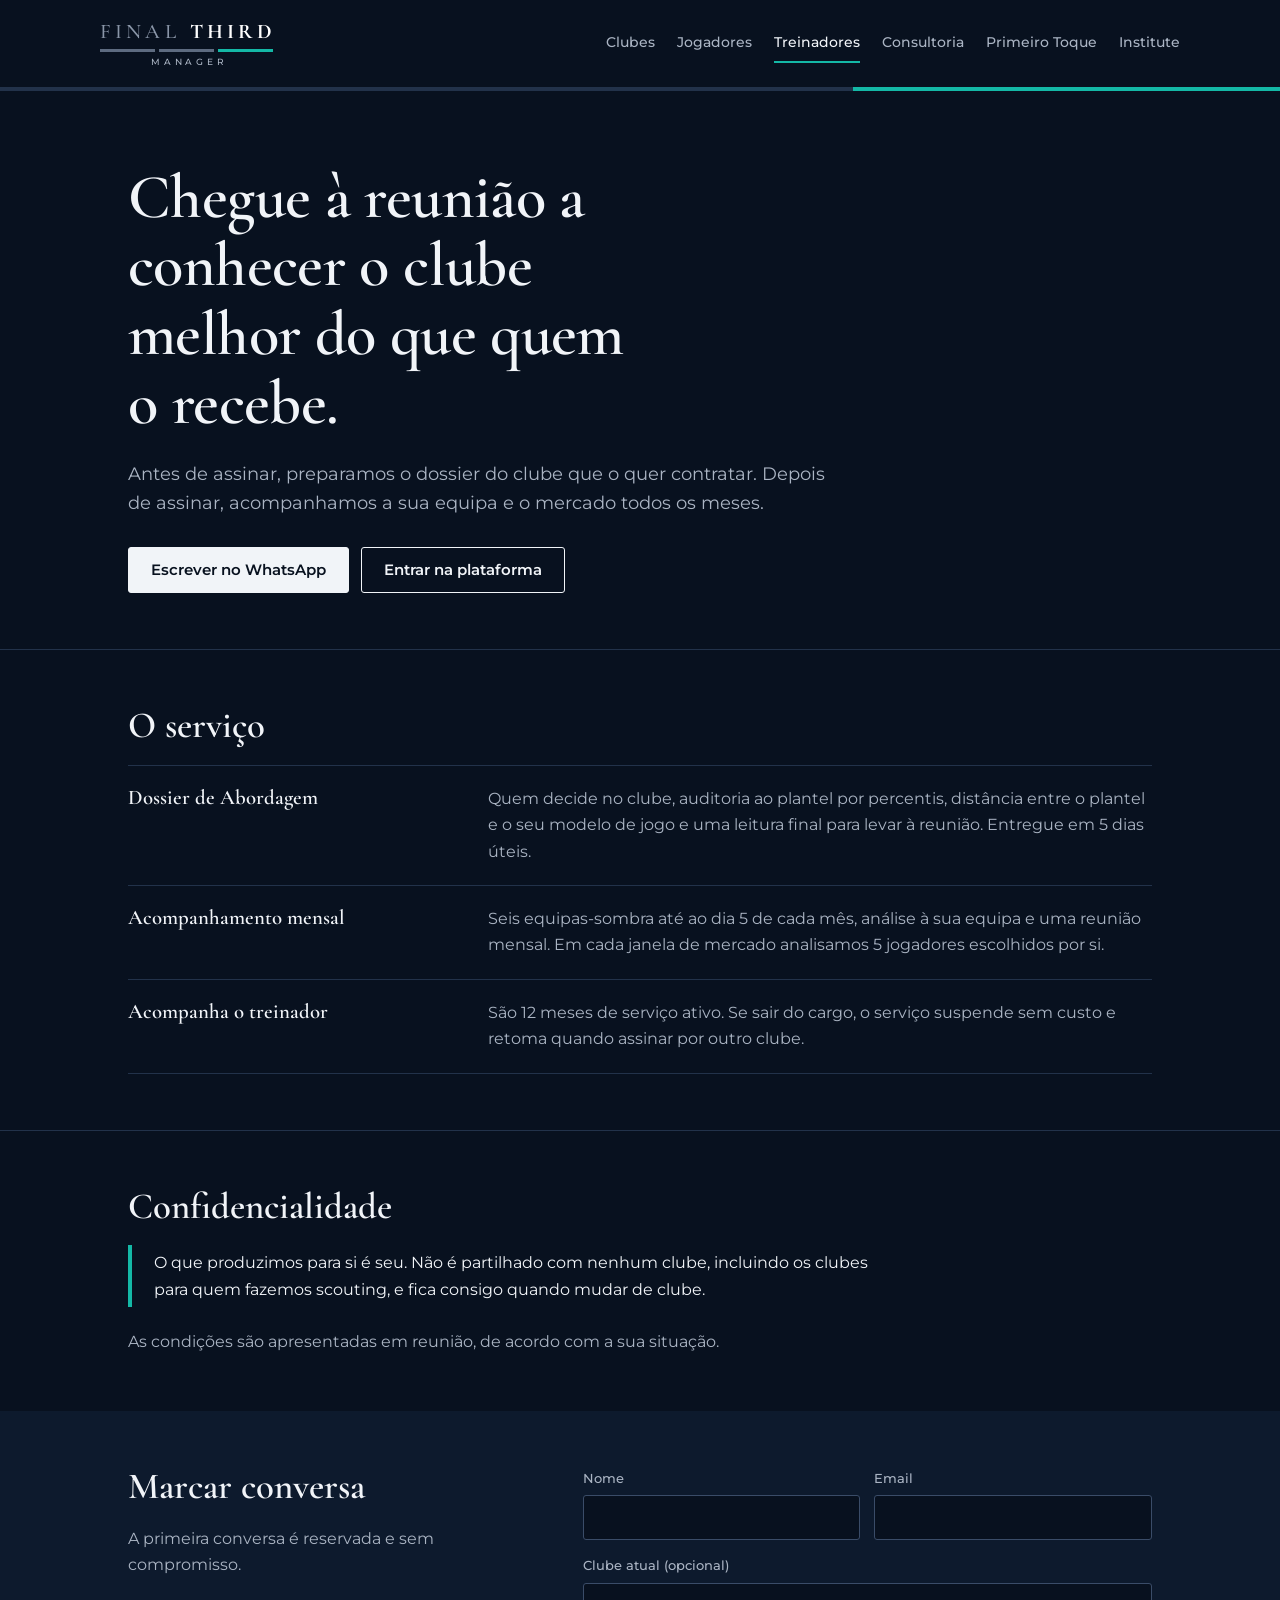
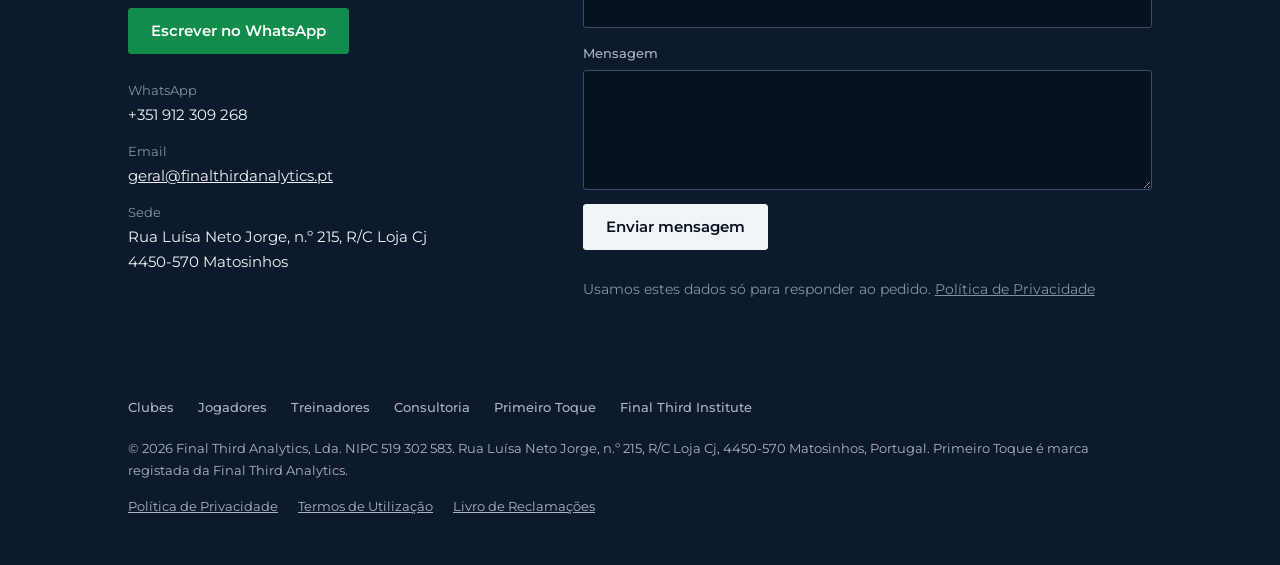
<file: treinadores.html>
<!DOCTYPE html>
<html lang="pt-PT">
<head>
<meta charset="UTF-8">
<meta name="viewport" content="width=device-width, initial-scale=1">
<title>Apoio a treinadores · Final Third Manager</title>
<meta name="description" content="Para treinadores profissionais: dossier sobre o clube antes da reunião e acompanhamento mensal com análise à equipa e ao mercado. Confidencial.">
<link rel="canonical" href="https://finalthirdanalytics.pt/treinadores">
<link rel="icon" type="image/png" href="/fta-icon.png">
<link rel="apple-touch-icon" href="/fta-icon.png">
<meta name="theme-color" content="#08111f">
<meta property="og:type" content="website">
<meta property="og:site_name" content="Final Third Analytics">
<meta property="og:title" content="Apoio a treinadores · Final Third Manager">
<meta property="og:description" content="Para treinadores profissionais: dossier sobre o clube antes da reunião e acompanhamento mensal com análise à equipa e ao mercado. Confidencial.">
<meta property="og:url" content="https://finalthirdanalytics.pt/treinadores">
<meta property="og:image" content="https://finalthirdanalytics.pt/fta-icon.png">
<meta name="twitter:card" content="summary">
<link rel="preconnect" href="https://fonts.googleapis.com">
<link rel="preconnect" href="https://fonts.gstatic.com" crossorigin>
<link href="https://fonts.googleapis.com/css2?family=Cormorant+Garamond:wght@500;600;700&family=Montserrat:wght@400;500;600&display=swap" rel="stylesheet">
<link rel="stylesheet" href="/styles.css">
</head>
<body class="p-treinadores">
<header>
  <div class="wrap top">
    <a class="logo" href="/" aria-label="Final Third Manager — página inicial">
      <span class="logo-words"><span class="logo-final">FINAL</span><span class="logo-third">THIRD</span></span>
      <span class="logo-bars"><i></i><i></i><i></i></span>
      <span class="logo-sub">Manager</span>
    </a>
    <nav class="nav" aria-label="Principal"><a href="/clubes">Clubes</a><a href="/jogadores">Jogadores</a><a href="/treinadores" aria-current="page">Treinadores</a><a href="/consultoria">Consultoria</a><a href="/primeiro-toque">Primeiro Toque</a><a href="/institute">Institute</a></nav>
  </div>
  <div class="thirds" aria-hidden="true"><i></i><i></i><i></i></div>
</header>
<main>

<section class="hero">
  <div class="wrap">
    <h1>Chegue à reunião a conhecer o clube melhor do que quem o recebe.</h1>
    <p class="lead">Antes de assinar, preparamos o dossier do clube que o quer contratar. Depois de assinar, acompanhamos a sua equipa e o mercado todos os meses.</p>
    <div class="actions">
      <a class="btn" href="https://wa.me/351912309268?text=Ol%C3%A1%2C%20sou%20treinador%20e%20quero%20falar%20sobre%20a%20Final%20Third%20Manager." rel="noopener">Escrever no WhatsApp</a>
      <a class="btn ghost" href="https://manager.finalthirdanalytics.pt">Entrar na plataforma</a>
    </div>
  </div>
</section>
<section class="sec">
  <div class="wrap">
    <h2>O serviço</h2>
    <ul class="rows">
      <li><strong>Dossier de Abordagem</strong><span>Quem decide no clube, auditoria ao plantel por percentis, distância entre o plantel e o seu modelo de jogo e uma leitura final para levar à reunião. Entregue em 5 dias úteis.</span></li>
      <li><strong>Acompanhamento mensal</strong><span>Seis equipas-sombra até ao dia 5 de cada mês, análise à sua equipa e uma reunião mensal. Em cada janela de mercado analisamos 5 jogadores escolhidos por si.</span></li>
      <li><strong>Acompanha o treinador</strong><span>São 12 meses de serviço ativo. Se sair do cargo, o serviço suspende sem custo e retoma quando assinar por outro clube.</span></li>
    </ul>
  </div>
</section>
<section class="sec">
  <div class="wrap">
    <h2>Confidencialidade</h2>
    <div class="rule">
      <p>O que produzimos para si é seu. Não é partilhado com nenhum clube, incluindo os clubes para quem fazemos scouting, e fica consigo quando mudar de clube.</p>
    </div>
    <p class="muted" style="margin-top:22px">As condições são apresentadas em reunião, de acordo com a sua situação.</p>
  </div>
</section>

<section class="sec wash" id="contacto">
  <div class="wrap contact">
    <div>
      <h2>Marcar conversa</h2>
      <p class="muted">A primeira conversa é reservada e sem compromisso.</p>
      <div class="actions"><a class="btn wa" href="https://wa.me/351912309268?text=Ol%C3%A1%2C%20sou%20treinador%20e%20quero%20falar%20sobre%20a%20Final%20Third%20Manager." rel="noopener">Escrever no WhatsApp</a></div>
      <dl>
        <dt>WhatsApp</dt><dd>+351 912 309 268</dd>
        <dt>Email</dt><dd><a href="mailto:geral@finalthirdanalytics.pt">geral@finalthirdanalytics.pt</a></dd>
        <dt>Sede</dt><dd>Rua Luísa Neto Jorge, n.º 215, R/C Loja Cj<br>4450-570 Matosinhos</dd>
      </dl>
    </div>
    <form class="f" name="contacto" method="POST" netlify netlify-honeypot="bot-field">
      <input type="hidden" name="form-name" value="contacto">
      <input type="hidden" name="sobre" value="Final Third Manager">
      <p class="hp"><label>Não preencher <input name="bot-field" tabindex="-1" autocomplete="off"></label></p>
      <label>Nome<input type="text" name="nome" autocomplete="name" required></label>
      <label>Email<input type="email" name="email" autocomplete="email" required></label>
      <label class="full">Clube atual (opcional)<input type="text" name="organizacao" autocomplete="organization"></label>
      <label class="full">Mensagem<textarea name="mensagem"></textarea></label>
      <div class="full"><button class="btn" type="submit">Enviar mensagem</button></div>
      <p class="msg ok" role="status">Mensagem recebida. Respondemos por email.</p>
      <p class="msg err" role="alert">A mensagem não foi enviada. Tente outra vez ou escreva para geral@finalthirdanalytics.pt.</p>
      <p class="small full">Usamos estes dados só para responder ao pedido. <a href="/privacidade.html">Política de Privacidade</a></p>
    </form>
  </div>
</section>
</main>
<footer>
  <div class="wrap">
    <nav class="foot-nav" aria-label="Rodapé">
      <a href="/clubes">Clubes</a><a href="/jogadores">Jogadores</a><a href="/treinadores">Treinadores</a><a href="/consultoria">Consultoria</a>
      <a href="/primeiro-toque">Primeiro Toque</a><a href="/institute">Final Third Institute</a>
    </nav>
    <p>© 2026 Final Third Analytics, Lda. NIPC 519 302 583. Rua Luísa Neto Jorge, n.º 215, R/C Loja Cj, 4450-570 Matosinhos, Portugal. Primeiro Toque é marca registada da Final Third Analytics.</p>
    <div class="foot-legal">
      <a href="/privacidade.html">Política de Privacidade</a>
      <a href="/termos.html">Termos de Utilização</a>
      <a href="https://www.livroreclamacoes.pt/Inicio/" rel="noopener">Livro de Reclamações</a>
    </div>
  </div>
</footer>
<script src="/site.js" defer></script>
</body>
</html>
</file>
<file: styles.css>
/* Final Third Analytics — site geral */
*{margin:0;padding:0;box-sizing:border-box}
:root{
  --paper:#08111f;
  --wash:#0d1a2d;
  --ink:#f1f4f8;
  --ink-2:#aab4c3;
  --ink-3:#8492a6;
  --line:#22324a;
  --grey-bar:#5d6b80;
  --accent:#1d4ed8;
  --accent-ink:#7da2ff;
  --serif:"Cormorant Garamond",Georgia,serif;
  --sans:"Montserrat",system-ui,-apple-system,"Segoe UI",sans-serif;
}
body.p-jogadores{--accent:#a855f7;--accent-ink:#c79bff}
body.p-treinadores{--accent:#14b8a6;--accent-ink:#3dd6c4}
body.p-consultoria{--accent:#c2334f;--accent-ink:#ef8198}

body.p-primeiro-toque{--accent:#c9b06b;--accent-ink:#c9b06b}
body.p-institute{--accent:#c8f04a;--accent-ink:#c8f04a}

html{-webkit-text-size-adjust:100%;scroll-behavior:smooth}
body{background:var(--paper);color:var(--ink);font-family:var(--sans);font-size:16px;line-height:1.65;-webkit-font-smoothing:antialiased}
a{color:inherit}
a:focus-visible,button:focus-visible,input:focus-visible,textarea:focus-visible{outline:2px solid var(--accent-ink);outline-offset:3px}
.wrap{max-width:1080px;margin:0 auto;padding:0 28px}

/* Cabeçalho */
.top{display:flex;align-items:center;justify-content:space-between;gap:24px;padding:22px 0 20px}
.logo{display:inline-block;text-decoration:none;line-height:1}
.logo-words{display:flex;gap:10px;font-family:var(--serif);font-size:1.3rem;letter-spacing:.2em;white-space:nowrap}
.logo-final{color:#8a96a8;font-weight:500}
.logo-third{color:#ffffff;font-weight:700}
.logo-bars{display:flex;gap:4px;margin-top:6px;margin-right:.2em}
.logo-bars i{flex:1;height:3px;background:var(--grey-bar)}
.logo-bars i:last-child{background:var(--accent)}
.logo-sub{display:block;margin-top:6px;margin-right:.2em;text-align:center;font-size:.56rem;font-weight:500;letter-spacing:.42em;text-indent:.42em;text-transform:uppercase;color:#aab4c3}
.nav{display:flex;align-items:center;gap:22px;font-size:.9rem;font-weight:500}
.nav a{text-decoration:none;color:var(--ink-2);padding:6px 0;border-bottom:2px solid transparent}
.nav a:hover{color:var(--ink)}
.nav a[aria-current="page"]{color:var(--ink);border-bottom-color:var(--accent)}
.thirds{display:flex;height:4px}
.thirds i{flex:1;background:var(--line)}
.thirds i:last-child{background:var(--accent)}

/* Texto */
h1,h2,h3{font-family:var(--serif);font-weight:600;line-height:1.1;color:var(--ink)}
h1{font-size:clamp(2.3rem,5.4vw,3.9rem);letter-spacing:-.01em;max-width:17ch}
h2{font-size:clamp(1.7rem,3.2vw,2.3rem);margin-bottom:18px}
h3{font-size:1.4rem;margin-bottom:6px}
p{max-width:66ch}
.lead{font-size:1.1rem;color:var(--ink-2);margin-top:22px;max-width:60ch}
.hero{padding:72px 0 56px}
.sec{padding:56px 0;border-top:1px solid var(--line)}
.sec.wash{background:var(--wash);border-top:0}
.sec p+p{margin-top:14px}
.muted{color:var(--ink-2)}
.small{font-size:.86rem;color:var(--ink-3)}

/* Botões */
.actions{display:flex;flex-wrap:wrap;gap:12px;margin-top:30px}
.btn{display:inline-block;padding:13px 22px;border-radius:3px;font:600 .92rem var(--sans);text-decoration:none;cursor:pointer;border:1.5px solid var(--ink);background:var(--ink);color:#08111f}
.btn:hover{background:#fff}
.btn.ghost{background:transparent;color:var(--ink)}
.btn.ghost:hover{background:var(--wash)}
.btn.wa{background:#128c4a;border-color:#128c4a;color:#fff}
.btn.wa:hover{background:#0e733c}

/* Página inicial: as quatro portas */
.doors{border-top:1px solid var(--ink-3)}
.door{display:grid;grid-template-columns:minmax(0,5fr) minmax(0,7fr) 68px;align-items:center;gap:28px;padding:30px 0;border-bottom:1px solid var(--line);text-decoration:none}
.door-name{font-family:var(--serif);font-weight:600;font-size:clamp(1.7rem,3.4vw,2.5rem);line-height:1.05}
.door-desc{color:var(--ink-2);font-size:.98rem}
.door-bars{display:flex;gap:3px}
.door-bars i{flex:1;height:4px;background:var(--line)}
.door-bars i:last-child{background:var(--d)}
.door:hover .door-name{color:var(--dk)}
.door:hover .door-bars i{background:var(--d)}

.pt-hero{display:grid;grid-template-columns:minmax(0,7fr) minmax(0,4fr);gap:48px;align-items:center}
.pt-hero img{width:100%;height:auto;max-width:340px;justify-self:end;border-radius:3px}

/* Listas de factos */
.rows{list-style:none;border-top:1px solid var(--line);margin-top:8px}
.rows li{display:grid;grid-template-columns:minmax(0,4fr) minmax(0,8fr);gap:28px;padding:20px 0;border-bottom:1px solid var(--line)}
.rows strong{font-family:var(--serif);font-size:1.3rem;font-weight:600;line-height:1.2}
.rows span{color:var(--ink-2)}
.steps{list-style:none;counter-reset:s;margin-top:8px}
.steps li{counter-increment:s;position:relative;padding:0 0 22px 52px;max-width:66ch}
.steps li::before{content:counter(s);position:absolute;left:0;top:-6px;font-family:var(--serif);font-size:2rem;font-weight:600;color:var(--accent-ink)}
.steps b{font-weight:600}
.rule{border-left:4px solid var(--accent);padding:4px 0 4px 22px;margin-top:8px}
.rule p{font-size:1.02rem}

/* Preços */
.prices{width:100%;border-collapse:collapse;margin-top:8px}
.prices th,.prices td{text-align:left;vertical-align:top;padding:18px 0;border-bottom:1px solid var(--line)}
.prices tr:first-child>*{border-top:1px solid var(--line)}
.prices th{font-family:var(--serif);font-size:1.3rem;font-weight:600;width:24%;padding-right:20px}
.prices td.what{color:var(--ink-2);padding-right:20px}
.prices td.cost{white-space:nowrap;text-align:right;font-weight:600;width:1%}
.prices td.cost small{display:block;font-weight:400;color:var(--ink-3);font-size:.8rem}

/* Prova */
.proof{display:grid;grid-template-columns:minmax(0,5fr) minmax(0,7fr);gap:40px;align-items:start}
.proof-figs{display:flex;flex-direction:column;gap:30px}
.proof-fig{font-family:var(--serif);font-weight:600;font-size:clamp(2.4rem,5vw,3.6rem);line-height:1;color:var(--ink)}
.proof-fig small{display:block;font-family:var(--sans);font-weight:400;font-size:.92rem;line-height:1.5;color:var(--ink-2);margin-top:12px;max-width:30ch}

/* Faixas de saída */
.out{display:flex;flex-wrap:wrap;align-items:baseline;justify-content:space-between;gap:10px 28px;padding:22px 0;border-bottom:1px solid var(--line)}
.out:first-of-type{border-top:1px solid var(--line)}
.out b{font-family:var(--serif);font-size:1.3rem;font-weight:600}
.out span{color:var(--ink-2);flex:1 1 320px}
.out a{font-weight:600;white-space:nowrap}

/* Contacto */
.contact{display:grid;grid-template-columns:minmax(0,5fr) minmax(0,7fr);gap:48px}
.contact dl{margin-top:26px;font-size:.95rem}
.contact dt{color:var(--ink-3);font-size:.82rem;margin-top:14px}
form.f{display:grid;grid-template-columns:1fr 1fr;gap:14px}
form.f label{display:block;font-size:.84rem;font-weight:500;color:var(--ink-2)}
form.f .full{grid-column:1/-1}
form.f input,form.f textarea{display:block;width:100%;margin-top:6px;padding:12px 13px;border:1px solid #3a4c68;border-radius:3px;background:#08111f;color:var(--ink);font:400 1rem var(--sans)}
form.f textarea{min-height:120px;resize:vertical}
form.f .msg{display:none;grid-column:1/-1;padding:13px 15px;border-radius:3px;font-size:.92rem}
form.f .ok{background:#0f3d26;color:#c9f2d8}
form.f .err{background:#4a1616;color:#ffd6d6}
.hp{position:absolute;left:-9999px}

/* Rodapé */
footer{background:var(--wash);margin-top:0;padding:40px 0 48px;font-size:.84rem;color:var(--ink-2)}
.foot-nav{display:flex;flex-wrap:wrap;gap:8px 24px;margin-bottom:18px;font-weight:500}
.foot-nav a{text-decoration:none}
.foot-nav a:hover,.foot-legal a:hover{text-decoration:underline}
.foot-legal{display:flex;flex-wrap:wrap;gap:6px 20px;margin-top:14px}
footer p{max-width:none}

@media (max-width:760px){
  .wrap{padding:0 16px}
  .top{flex-direction:column;align-items:flex-start;gap:16px;padding:18px 0 12px}
  .nav{width:100%;flex-wrap:wrap;justify-content:flex-start;gap:2px 18px;font-size:.84rem}
  .pt-hero{grid-template-columns:1fr;gap:28px}
  .pt-hero img{max-width:220px;justify-self:start}
  .hero{padding:44px 0 40px}
  .sec{padding:42px 0}
  .door{grid-template-columns:1fr 44px;gap:6px 16px;padding:22px 0}
  .door-desc{grid-column:1/-1;grid-row:2}
  .rows li,.proof,.contact{grid-template-columns:1fr;gap:6px}
  .proof,.contact{gap:28px}
  form.f{grid-template-columns:1fr}
  .prices,.prices tbody,.prices tr,.prices th,.prices td{display:block;width:auto}
  .prices tr{padding:16px 0;border-bottom:1px solid var(--line)}
  .prices tr:first-child{border-top:1px solid var(--line)}
  .prices th,.prices td,.prices tr:first-child>*{border:0;padding:0}
  .prices td.cost{text-align:left;margin-top:8px}
  .prices td.cost small{display:inline;margin-left:6px}
  .btn{width:100%;text-align:center}
}
@media (prefers-reduced-motion:reduce){html{scroll-behavior:auto}}
</file>
